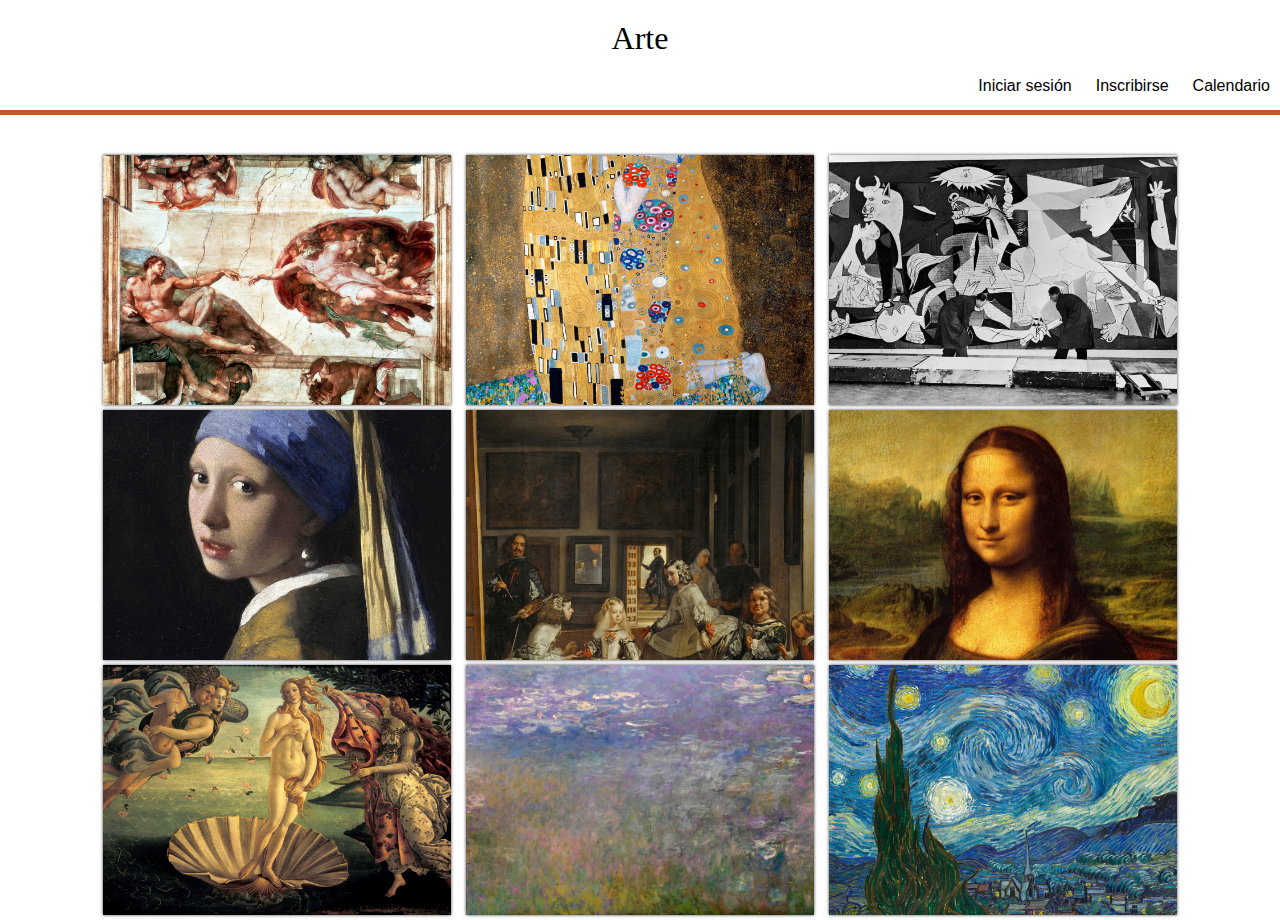
<file: index.html>
<!DOCTYPE html>
<html lang="en">

<head>
    <meta charset="UTF-8">
    <meta name="viewport" content="width=device-width, initial-scale=1.0">
    <meta http-equiv="X-UA-Compatible" content="ie=edge">
    <title>Galeria de imagenes</title>
    <link rel="stylesheet" href="css/estilos.css">
</head>

<body>
    <header>
        <h1>Arte</h1>
        <nav>
            <li><a href="login.html" class="login">Iniciar sesión</a></li>
            <li><a href="registro.html" class="login">Inscribirse</a></li>
            <li><a href="calendario.html" class="login">Calendario</a></li>
        </nav>
    </header>
    <div class="galeria">
        <div class="linea"></div>
        <div class="contenedor-imagenes">
            <div class="imagen">
                <img src="img/creacion adan.jpg" alt="">
                <div class="overlay">
                    <a href="creacion.html"><h2>La Creación de Adan</h2></a>
                </div>
            </div>
            <div class="imagen">
                <img src="img/el beso.jpg" alt="">
                <div class="overlay">
                    <a href="beso.html"><h2>El Beso</h2></a>
                </div>
            </div>
            <div class="imagen">
                <img src="img/guernica.jpg" alt="">
                <div class="overlay">
                    <a href="caño.html"><h2>Guernica</h2></a>
                </div>
            </div>
            <div class="imagen">
                <img src="img/joven perla.jpg" alt="">
                <div class="overlay">
                    <a href="joven.html"><h2>La Joven Perla</h2></a>
                </div>
            </div>
            <div class="imagen">
                <img src="img/las meninas.jpg" alt="">
                <div class="overlay">
                    <a href="minina.html"><h2>Las Meninas o la Familia  de Felive IV</h2></a>
                </div>
            </div>
            <div class="imagen">
                <img src="img/monalisa.jpg" alt="">
                <div class="overlay">
                    <a href="monalisa.html"><h2>La mona Lisa</h2></a>
                </div>
            </div>
            <div class="imagen">
                <img src="img/nacimiento venus.jpg" alt="">
                <div class="overlay">
                    <a href="venus.html"><h2>El Nacimineto de Venus</h2></a>
                </div>
            </div>
            <div class="imagen">
                <img src="img/nenufares.jpg" alt="">
                <div class="overlay">
                    <a href="nenufares.html"><h2>Nenúfares</h2></a>
                </div>
            </div>
            <div class="imagen">
                <img src="img/noche estrellada.jpg" alt="">
                <div class="overlay">
                    <a href="nocheestrellada.html"><h2>La noche estrellada</h2></a>
                </div>
            </div>
        </div>
    </div>
</body>

</html>
</file>
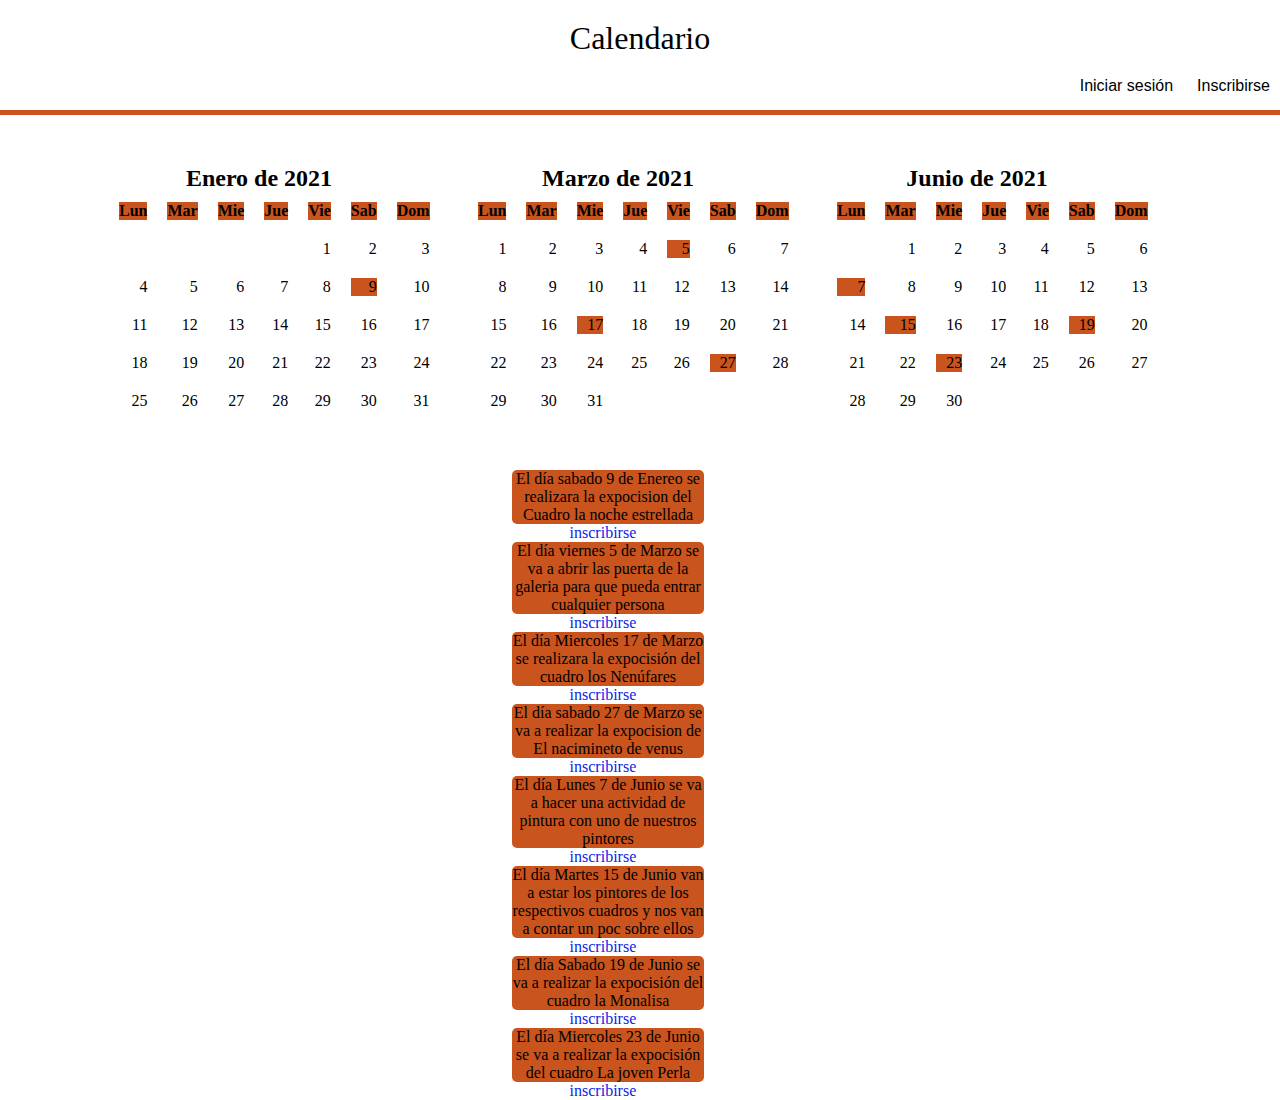
<file: calendario.html>
<!DOCTYPE html>
<html lang="en">

<head>
    <meta charset="UTF-8">
    <meta http-equiv="X-UA-Compatible" content="IE=edge">
    <meta name="viewport" content="width=device-width, initial-scale=1.0">
    <title>Calendario</title>
    <link rel="stylesheet" href="css/santuario.css">
    <link rel="stylesheet" href="css/calendario.css">
</head>

<body>
    <header>
        <h1>Calendario</h1>
        <nav>
            <li><a href="login.html" class="login">Iniciar sesión</a></li>
            <li><a href="registro.html" class="login">Inscribirse</a></li>
        </nav>
    </header>
    <div class="linea"></div>
    <div class="lado">
        <div class="calendario">
            <h2>Enero de 2021</h2>
            <ol>
                <li class="semana">Lun</li>
                <li class="semana">Mar</li>
                <li class="semana">Mie</li>
                <li class="semana">Jue</li>
                <li class="semana">Vie</li>
                <li class="semana">Sab</li>
                <li class="semana">Dom</li>
                <li class="empieza">1</li>
                <li>2</li>
                <li>3</li>
                <li>4</li>
                <li>5</li>
                <li>6</li>
                <li>7</li>
                <li>8</li>
                <li class="exp">9</li>
                <li>10</li>
                <li>11</li>
                <li>12</li>
                <li>13</li>
                <li>14</li>
                <li>15</li>
                <li>16</li>
                <li>17</li>
                <li>18</li>
                <li>19</li>
                <li>20</li>
                <li>21</li>
                <li>22</li>
                <li>23</li>
                <li>24</li>
                <li>25</li>
                <li>26</li>
                <li>27</li>
                <li>28</li>
                <li>29</li>
                <li>30</li>
                <li>31</li>
            </ol>
        </div>
        <div class="calendario">
            <h2>Marzo de 2021</h2>
            <ol>
                <li class="semana">Lun</li>
                <li class="semana">Mar</li>
                <li class="semana">Mie</li>
                <li class="semana">Jue</li>
                <li class="semana">Vie</li>
                <li class="semana">Sab</li>
                <li class="semana">Dom</li>
                <li>1</li>
                <li>2</li>
                <li>3</li>
                <li>4</li>
                <li class="exp">5</li>
                <li>6</li>
                <li>7</li>
                <li>8</li>
                <li>9</li>
                <li>10</li>
                <li>11</li>
                <li>12</li>
                <li>13</li>
                <li>14</li>
                <li>15</li>
                <li>16</li>
                <li class="exp">17</li>
                <li>18</li>
                <li>19</li>
                <li>20</li>
                <li>21</li>
                <li>22</li>
                <li>23</li>
                <li>24</li>
                <li>25</li>
                <li>26</li>
                <li class="exp">27</li>
                <li>28</li>
                <li>29</li>
                <li>30</li>
                <li>31</li>
            </ol>
        </div>
        <div class="calendario">
            <h2>Junio de 2021</h2>
            <ol>
                <li class="semana">Lun</li>
                <li class="semana">Mar</li>
                <li class="semana">Mie</li>
                <li class="semana">Jue</li>
                <li class="semana">Vie</li>
                <li class="semana">Sab</li>
                <li class="semana">Dom</li>
                <li class="emp">1</li>
                <li>2</li>
                <li>3</li>
                <li>4</li>
                <li>5</li>
                <li>6</li>
                <li class="exp">7</li>
                <li>8</li>
                <li>9</li>
                <li>10</li>
                <li>11</li>
                <li class="">12</li>
                <li>13</li>
                <li>14</li>
                <li class="exp">15</li>
                <li>16</li>
                <li>17</li>
                <li>18</li>
                <li class="exp">19</li>
                <li>20</li>
                <li>21</li>
                <li>22</li>
                <li class="exp">23</li>
                <li>24</li>
                <li>25</li>
                <li>26</li>
                <li>27</li>
                <li>28</li>
                <li>29</li>
                <li>30</li>
            </ol>
        </div>
    </div>
    <div class="marzo">
        <p class="parr">El día sabado 9 de Enereo se realizara la expocision del Cuadro la noche estrellada</p>
        <a href="registro.html" class="inscri">inscribirse</a>
        <p>El día viernes 5 de Marzo se va a abrir las puerta de la galeria para que pueda entrar cualquier persona</p>
        <a href="registro.html" class="inscri">inscribirse</a>
        <p>El día Miercoles 17 de Marzo se realizara la expocisión del cuadro los Nenúfares</p>
        <a href="registro.html" class="inscri">inscribirse</a>
        <p>El día sabado 27 de Marzo se va a realizar la expocision de El nacimineto de venus</p>
        <a href="registro.html" class="inscri">inscribirse</a>
        <p>El día Lunes 7 de Junio se va a hacer una actividad de pintura con uno de nuestros pintores</p>
        <a href="registro.html" class="inscri">inscribirse</a>
        <p>El día Martes 15 de Junio van a estar los pintores de los respectivos cuadros y nos van a contar un poc sobre
            ellos</p>
        <a href="registro.html" class="inscri">inscribirse</a>
        <p>El día Sabado 19 de Junio se va a realizar la expocisión del cuadro la Monalisa</p>
        <a href="registro.html" class="inscri">inscribirse</a>
        <p>El día Miercoles 23 de Junio se va a realizar la expocisión del cuadro La joven Perla</p>
        <a href="registro.html" class="inscri">inscribirse</a>
    </div>
</body>

</html>
</file>
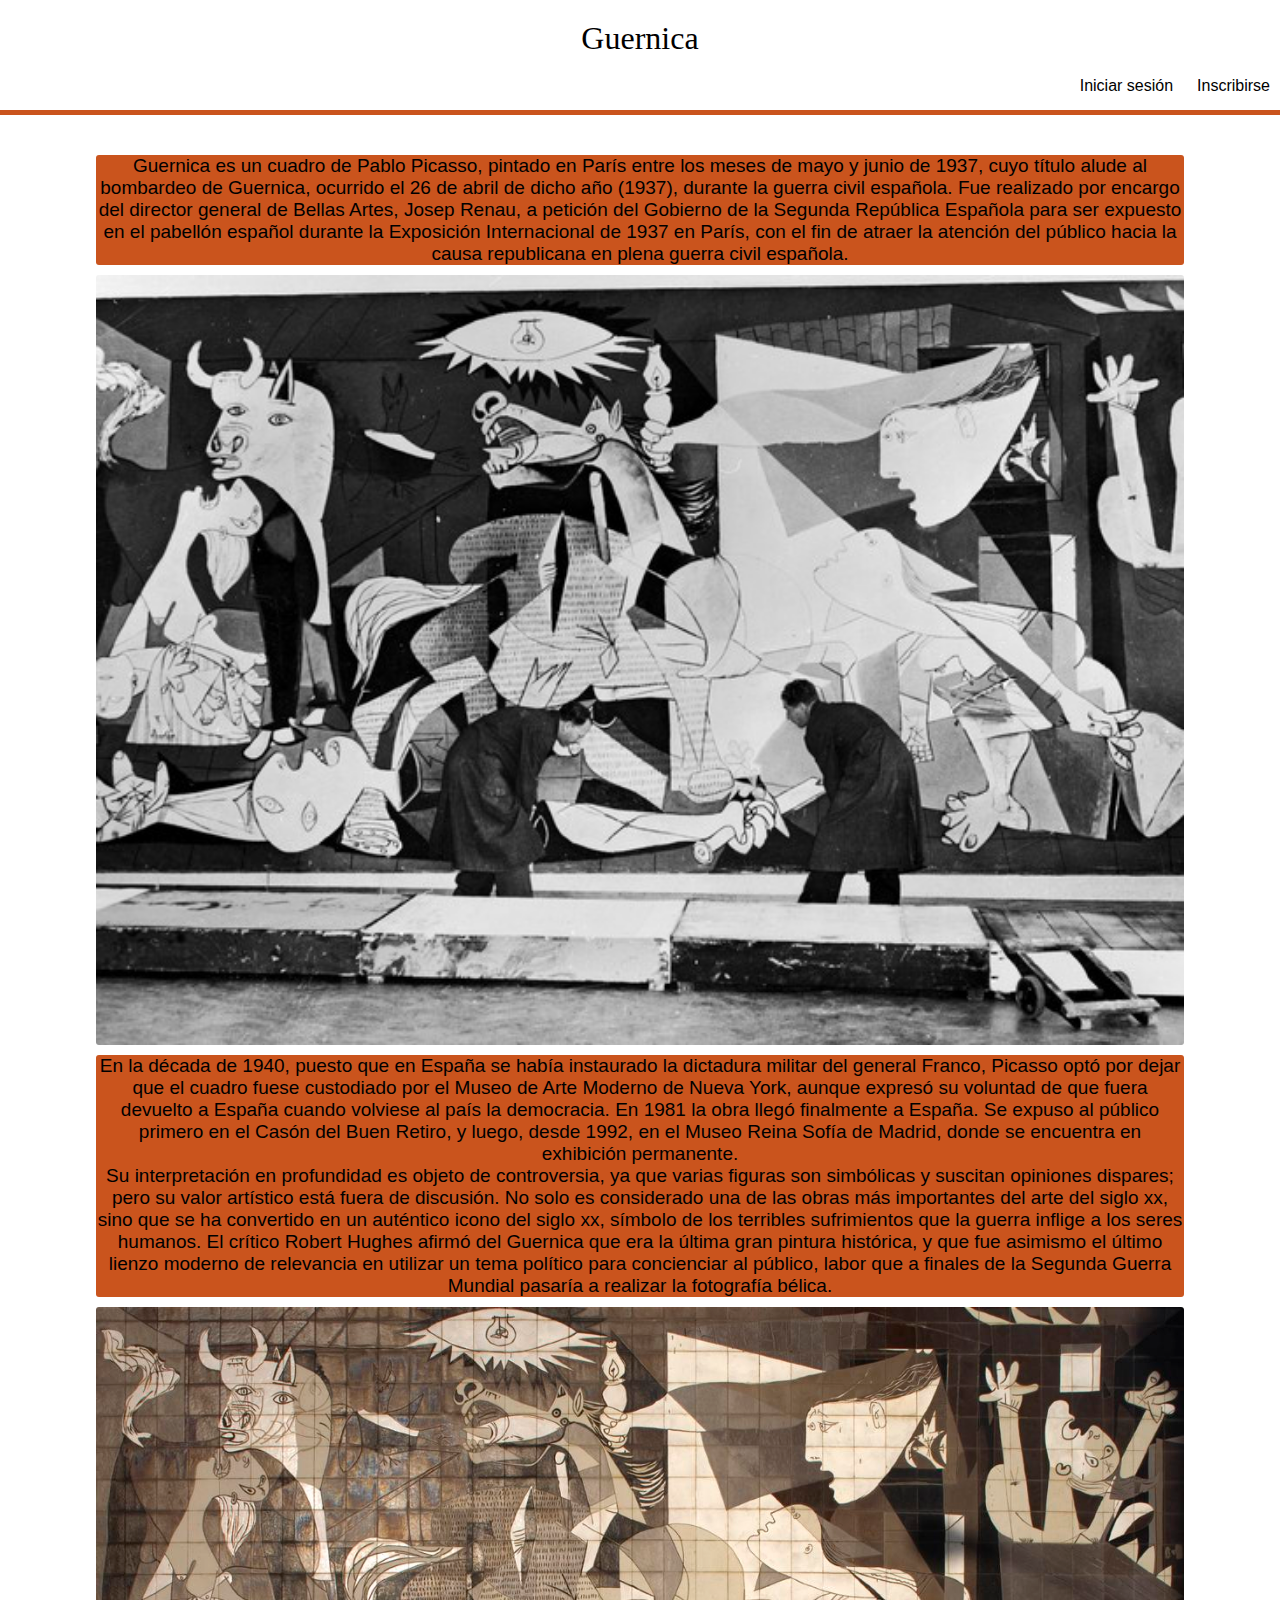
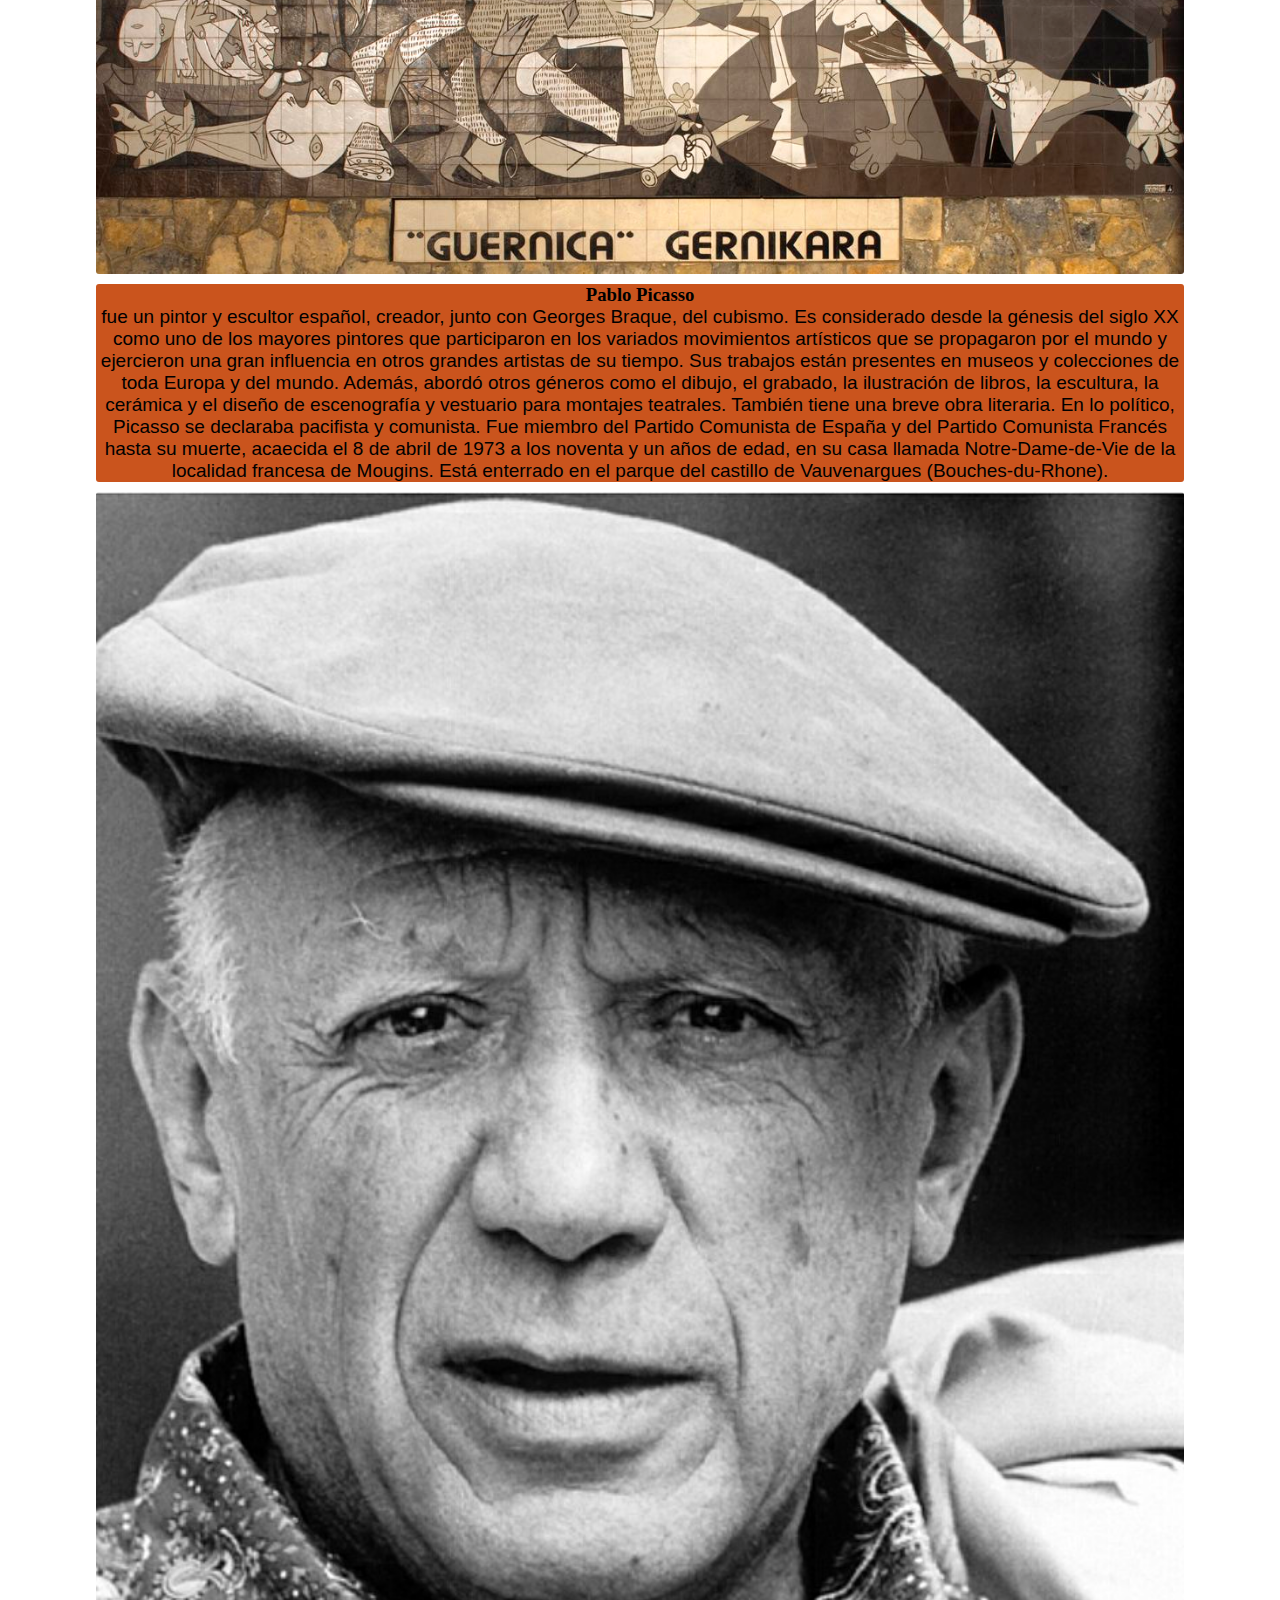
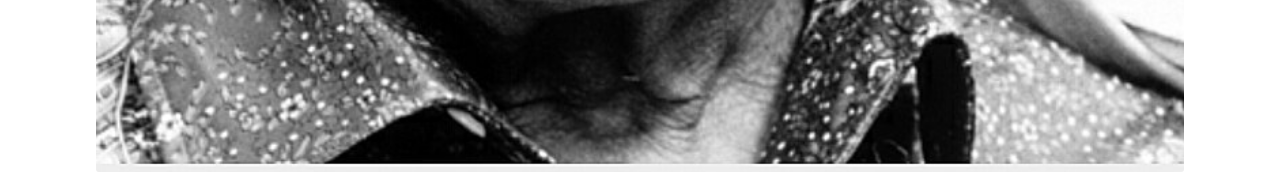
<file: caño.html>
<!DOCTYPE html>
<html lang="en">

<head>
    <meta charset="UTF-8">
    <meta http-equiv="X-UA-Compatible" content="IE=edge">
    <meta name="viewport" content="width=device-width, initial-scale=1.0">
    <title>Guernica</title>
    <link rel="stylesheet" href="css/santuario.css">
</head>

<body>
    <header>
        <h1>Guernica</h1>
        <nav>
            <li><a href="login.html" class="login">Iniciar sesión</a></li>
            <li><a href="registro.html" class="login">Inscribirse</a></li>
        </nav>
    </header>
    <div>
        <div class="linea"></div>
        <div class="parrafo">
            <p class="parrafos">
                Guernica es un cuadro de Pablo Picasso, pintado en París​ entre los meses de mayo y junio de 1937,
                cuyo título alude al bombardeo de Guernica, ocurrido el 26 de abril de dicho año (1937), durante la
                guerra civil española. Fue realizado por encargo del director general de Bellas Artes, Josep Renau, a
                petición del Gobierno de la Segunda República Española para ser expuesto en el pabellón español durante
                la Exposición Internacional de 1937 en París, con el fin de atraer la atención del público hacia la
                causa republicana en plena guerra civil española.
            </p>
        </div>
        <img src="img/guernica.jpg" alt="">
        <div class="parrafo">
            <p class="parrafos">
                En la década de 1940, puesto que en España se había instaurado la dictadura militar del general Franco,
                Picasso optó por dejar que el cuadro fuese custodiado por el Museo de Arte Moderno de Nueva York, aunque
                expresó su voluntad de que fuera devuelto a España cuando volviese al país la democracia. En 1981 la
                obra llegó finalmente a España. Se expuso al público primero en el Casón del Buen Retiro, y luego, desde
                1992, en el Museo Reina Sofía de Madrid, donde se encuentra en exhibición permanente.
            </p>
            <p class="parrafos">
                Su interpretación en profundidad es objeto de controversia, ya que varias figuras son simbólicas y
                suscitan opiniones dispares; pero su valor artístico está fuera de discusión. No solo es considerado una
                de las obras más importantes del arte del siglo xx, sino que se ha convertido en un auténtico icono del
                siglo xx, símbolo de los terribles sufrimientos que la guerra inflige a los seres humanos. El crítico
                Robert Hughes afirmó del Guernica que era la última gran pintura histórica, y que fue asimismo el
                último lienzo moderno de relevancia en utilizar un tema político para concienciar al público, labor que
                a finales de la Segunda Guerra Mundial pasaría a realizar la fotografía bélica.
            </p>
        </div>
        <img src="img/guernica(1).jpg" alt="">
        <div class="parrafo">
            <h3>Pablo Picasso</h3>
            <p class="parrafos">
                fue un pintor y escultor español, creador, junto con Georges Braque, del cubismo.

                Es considerado desde la génesis del siglo XX como uno de los mayores pintores que participaron en los
                variados movimientos artísticos que se propagaron por el mundo y ejercieron una gran influencia en otros
                grandes artistas de su tiempo. Sus trabajos están presentes en museos y colecciones de toda Europa y del
                mundo. Además, abordó otros géneros como el dibujo, el grabado, la ilustración de libros, la escultura,
                la cerámica y el diseño de escenografía y vestuario para montajes teatrales. También tiene una breve
                obra literaria.

                En lo político, Picasso se declaraba pacifista y comunista. Fue miembro del Partido Comunista de España
                y del Partido Comunista Francés hasta su muerte,​ acaecida el 8 de abril de 1973 a los noventa y un
                años de edad, en su casa llamada Notre-Dame-de-Vie de la localidad francesa de Mougins. Está
                enterrado en el parque del castillo de Vauvenargues (Bouches-du-Rhone).
            </p>
        </div>
        <img src="img/guernica(2).jpg" alt="">

    </div>
</body>

</html>
</file>
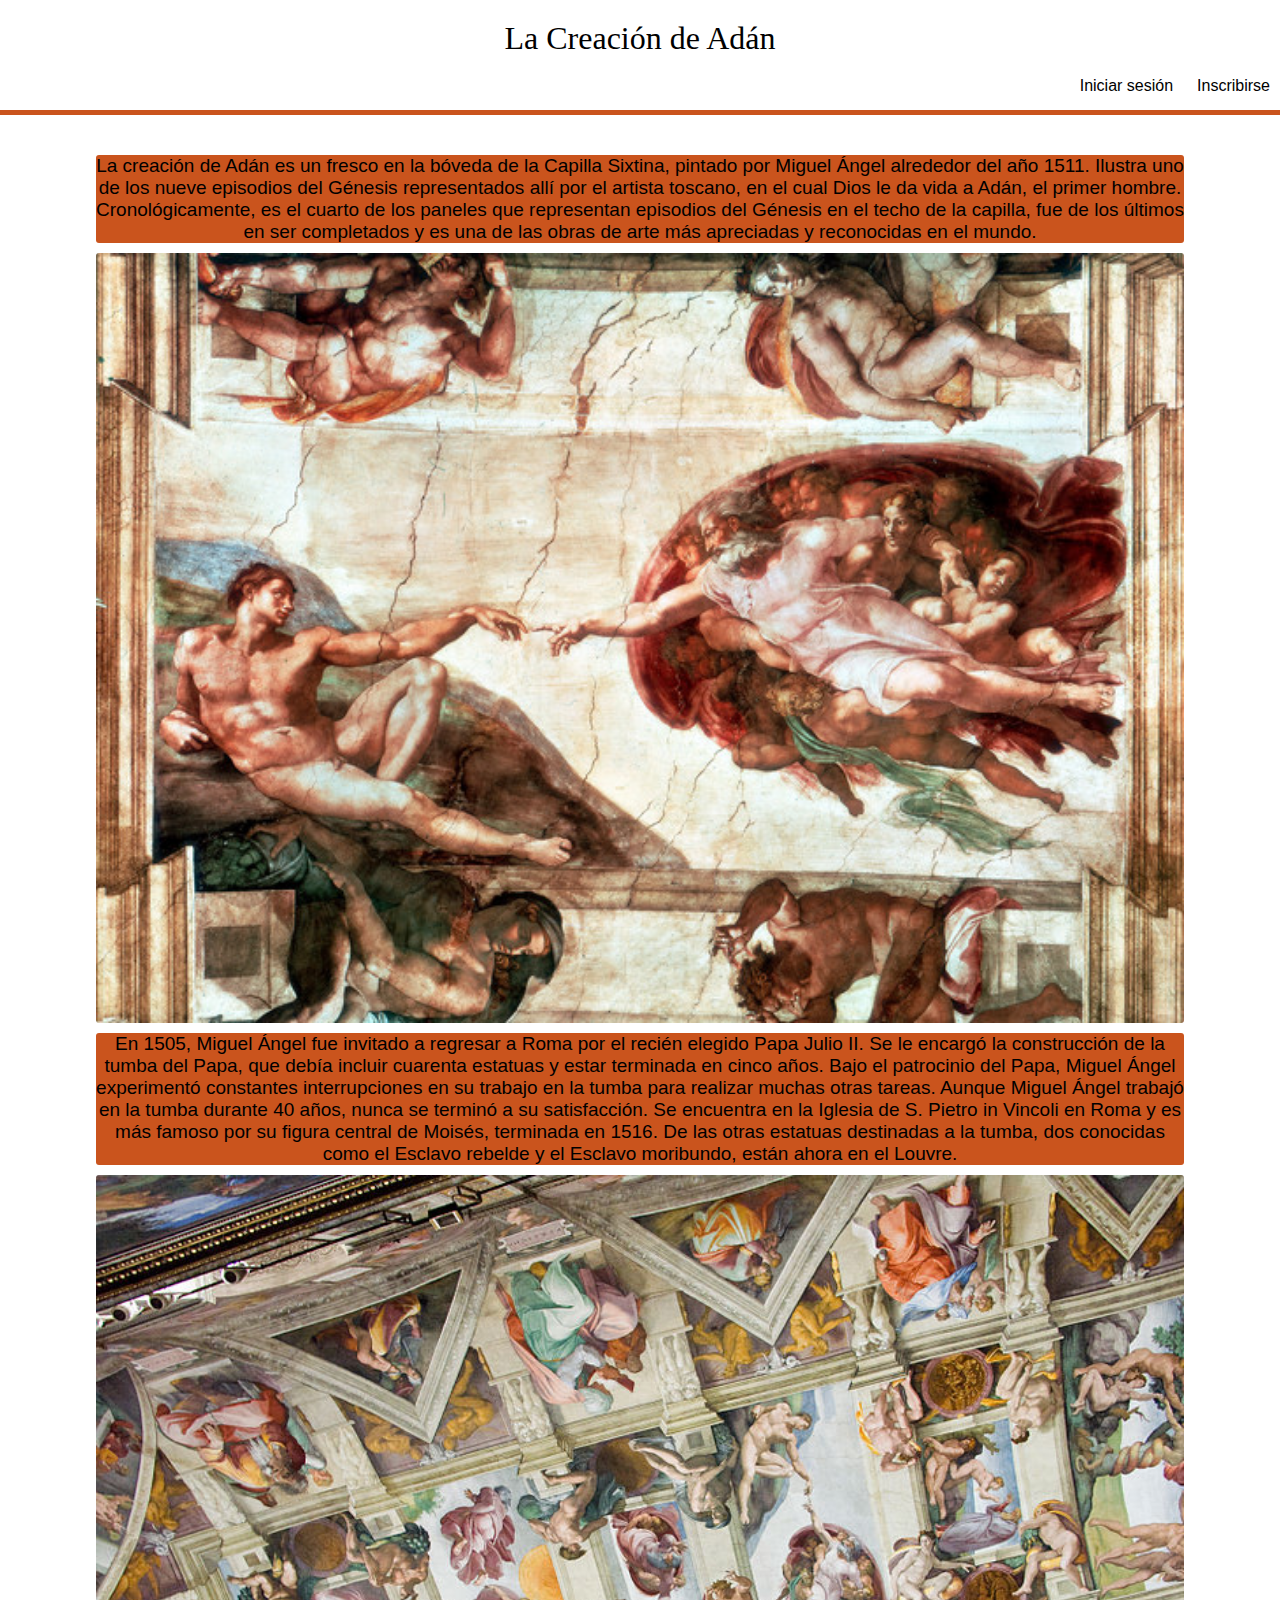
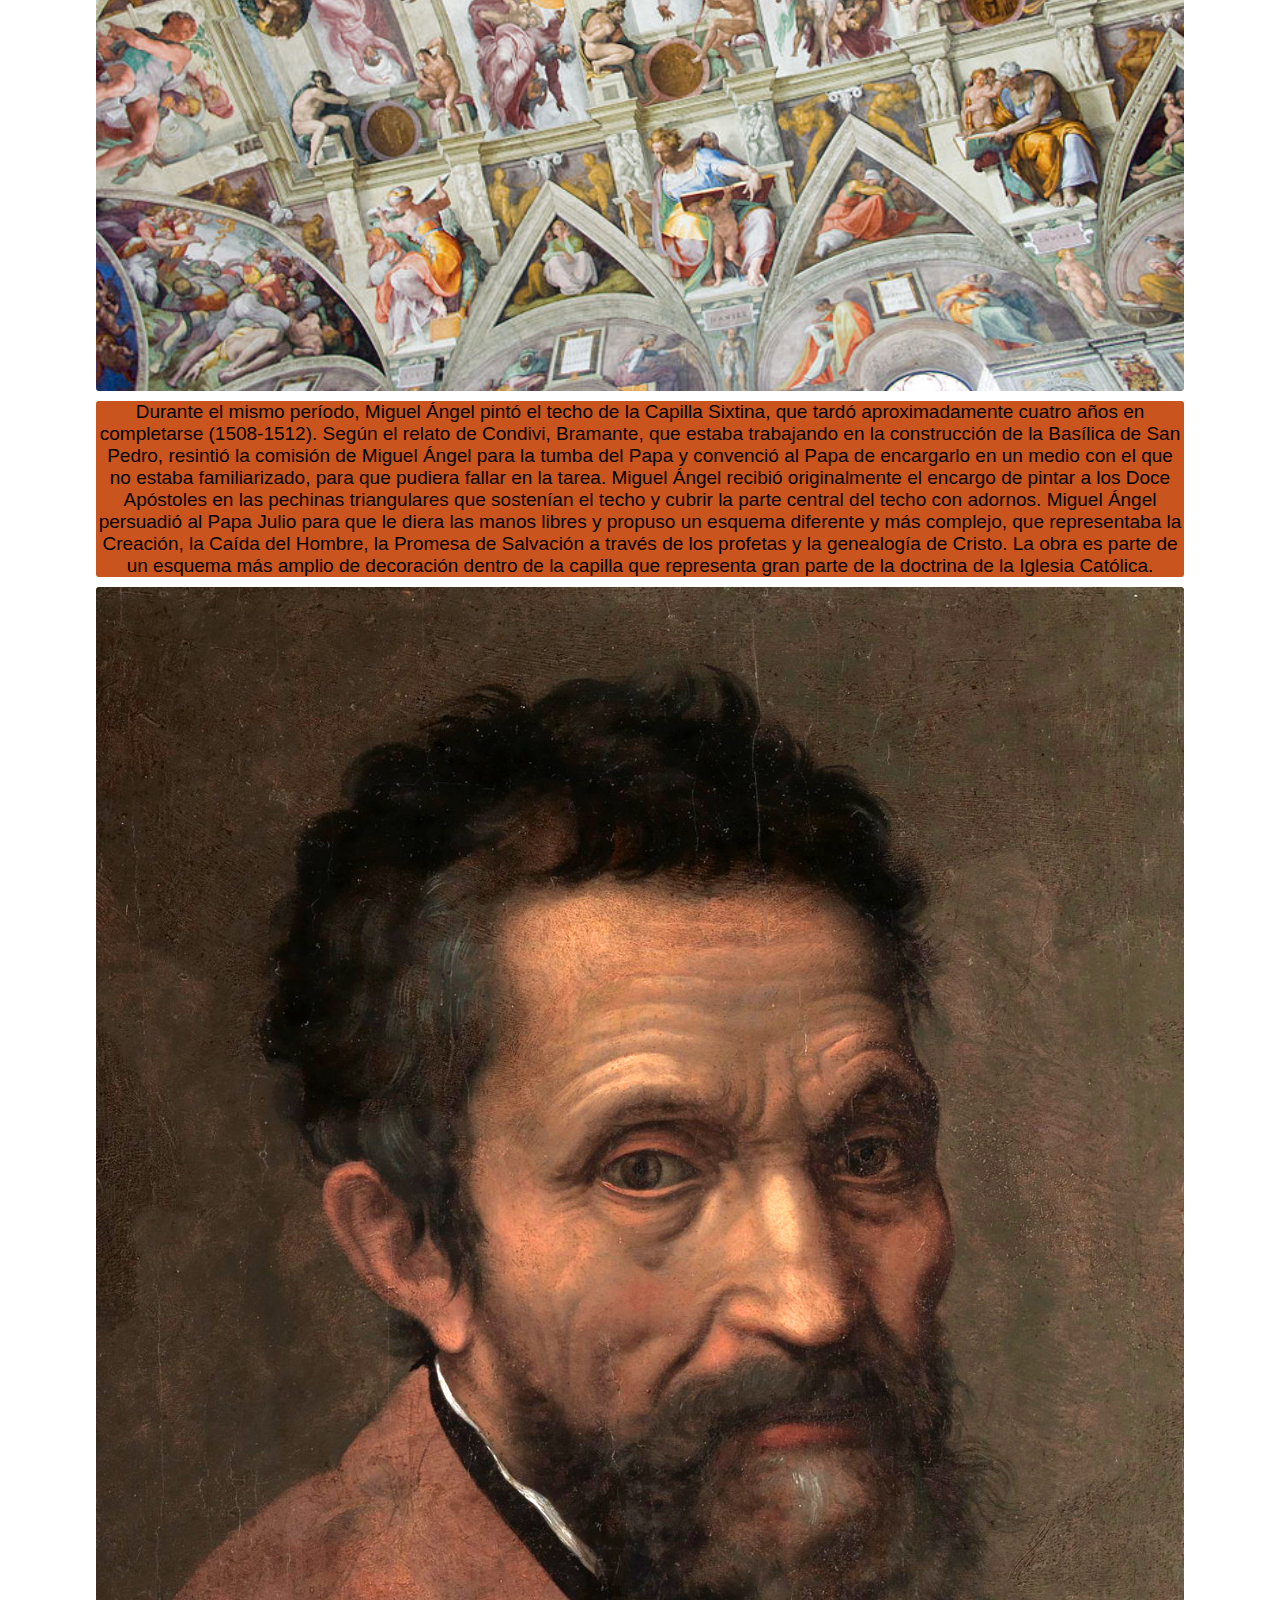
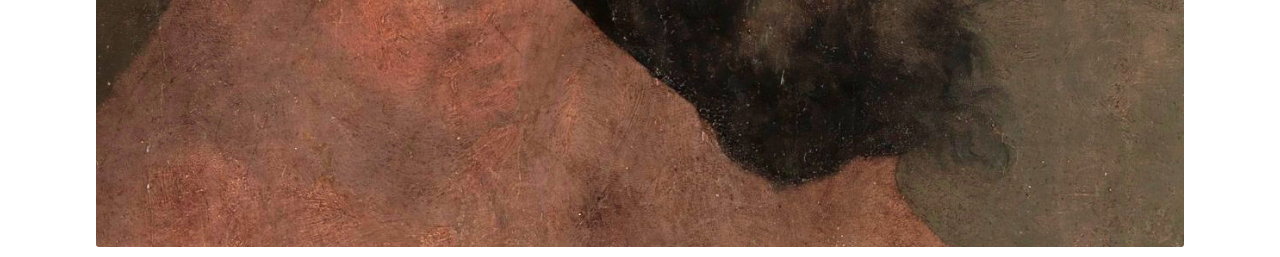
<file: creacion.html>
<!DOCTYPE html>
<html lang="en">

<head>
    <meta charset="UTF-8">
    <meta http-equiv="X-UA-Compatible" content="IE=edge">
    <meta name="viewport" content="width=device-width, initial-scale=1.0">
    <title>creación</title>
    <link rel="stylesheet" href="css/santuario.css">
</head>

<body>
    <header>
        <h1>La Creación de Adán</h1>
        <nav>
            <li><a href="login.html" class="login">Iniciar sesión</a></li>
            <li><a href="registro.html" class="login">Inscribirse</a></li>
        </nav>
    </header>
    <div>
        <div class="linea"></div>
        <div class="parrafo">
            <p class="parrafos">
                La creación de Adán es un fresco en la bóveda de la Capilla Sixtina, pintado por Miguel Ángel alrededor
                del año 1511. Ilustra uno de los nueve episodios del Génesis representados allí por el artista
                toscano,​ en el cual Dios le da vida a Adán, el primer hombre. Cronológicamente, es el cuarto de los
                paneles que representan episodios del Génesis en el techo de la capilla, fue de los últimos en ser
                completados y es una de las obras de arte más apreciadas y reconocidas en el mundo.
            </p>
        </div>
        <img src="img/creacion adan.jpg" alt="">
        <div class="parrafo">
            <p class="parrafos">
                En 1505, Miguel Ángel fue invitado a regresar a Roma por el recién elegido Papa Julio II. Se le encargó
                la construcción de la tumba del Papa, que debía incluir cuarenta estatuas y estar terminada en cinco
                años.

                Bajo el patrocinio del Papa, Miguel Ángel experimentó constantes interrupciones en su trabajo en la
                tumba para realizar muchas otras tareas. Aunque Miguel Ángel trabajó en la tumba durante 40 años, nunca
                se terminó a su satisfacción. Se encuentra en la Iglesia de S. Pietro in Vincoli en Roma y es más
                famoso por su figura central de Moisés, terminada en 1516. De las otras estatuas destinadas a la
                tumba, dos conocidas como el Esclavo rebelde y el Esclavo moribundo, están ahora en el Louvre.
            </p>
        </div>
        <img src="img/creacion adan(1).jpg" alt="">
        <div class="parrafo">
            <p class="parrafos">
                Durante el mismo período, Miguel Ángel pintó el techo de la Capilla Sixtina, que tardó aproximadamente
                cuatro años en completarse (1508-1512). Según el relato de Condivi, Bramante, que estaba trabajando en
                la construcción de la Basílica de San Pedro, resintió la comisión de Miguel Ángel para la tumba del Papa
                y convenció al Papa de encargarlo en un medio con el que no estaba familiarizado, para que pudiera
                fallar en la tarea.

                Miguel Ángel recibió originalmente el encargo de pintar a los Doce Apóstoles en las pechinas
                triangulares que sostenían el techo y cubrir la parte central del techo con adornos. Miguel Ángel
                persuadió al Papa Julio para que le diera las manos libres y propuso un esquema diferente y más
                complejo, que representaba la Creación, la Caída del Hombre, la Promesa de Salvación a través de los
                profetas y la genealogía de Cristo. La obra es parte de un esquema más amplio de decoración dentro de la
                capilla que representa gran parte de la doctrina de la Iglesia Católica.
            </p>
        </div>
        <img src="img/creacion adan(2).jpg" alt="">

    </div>
</body>

</html>
</file>
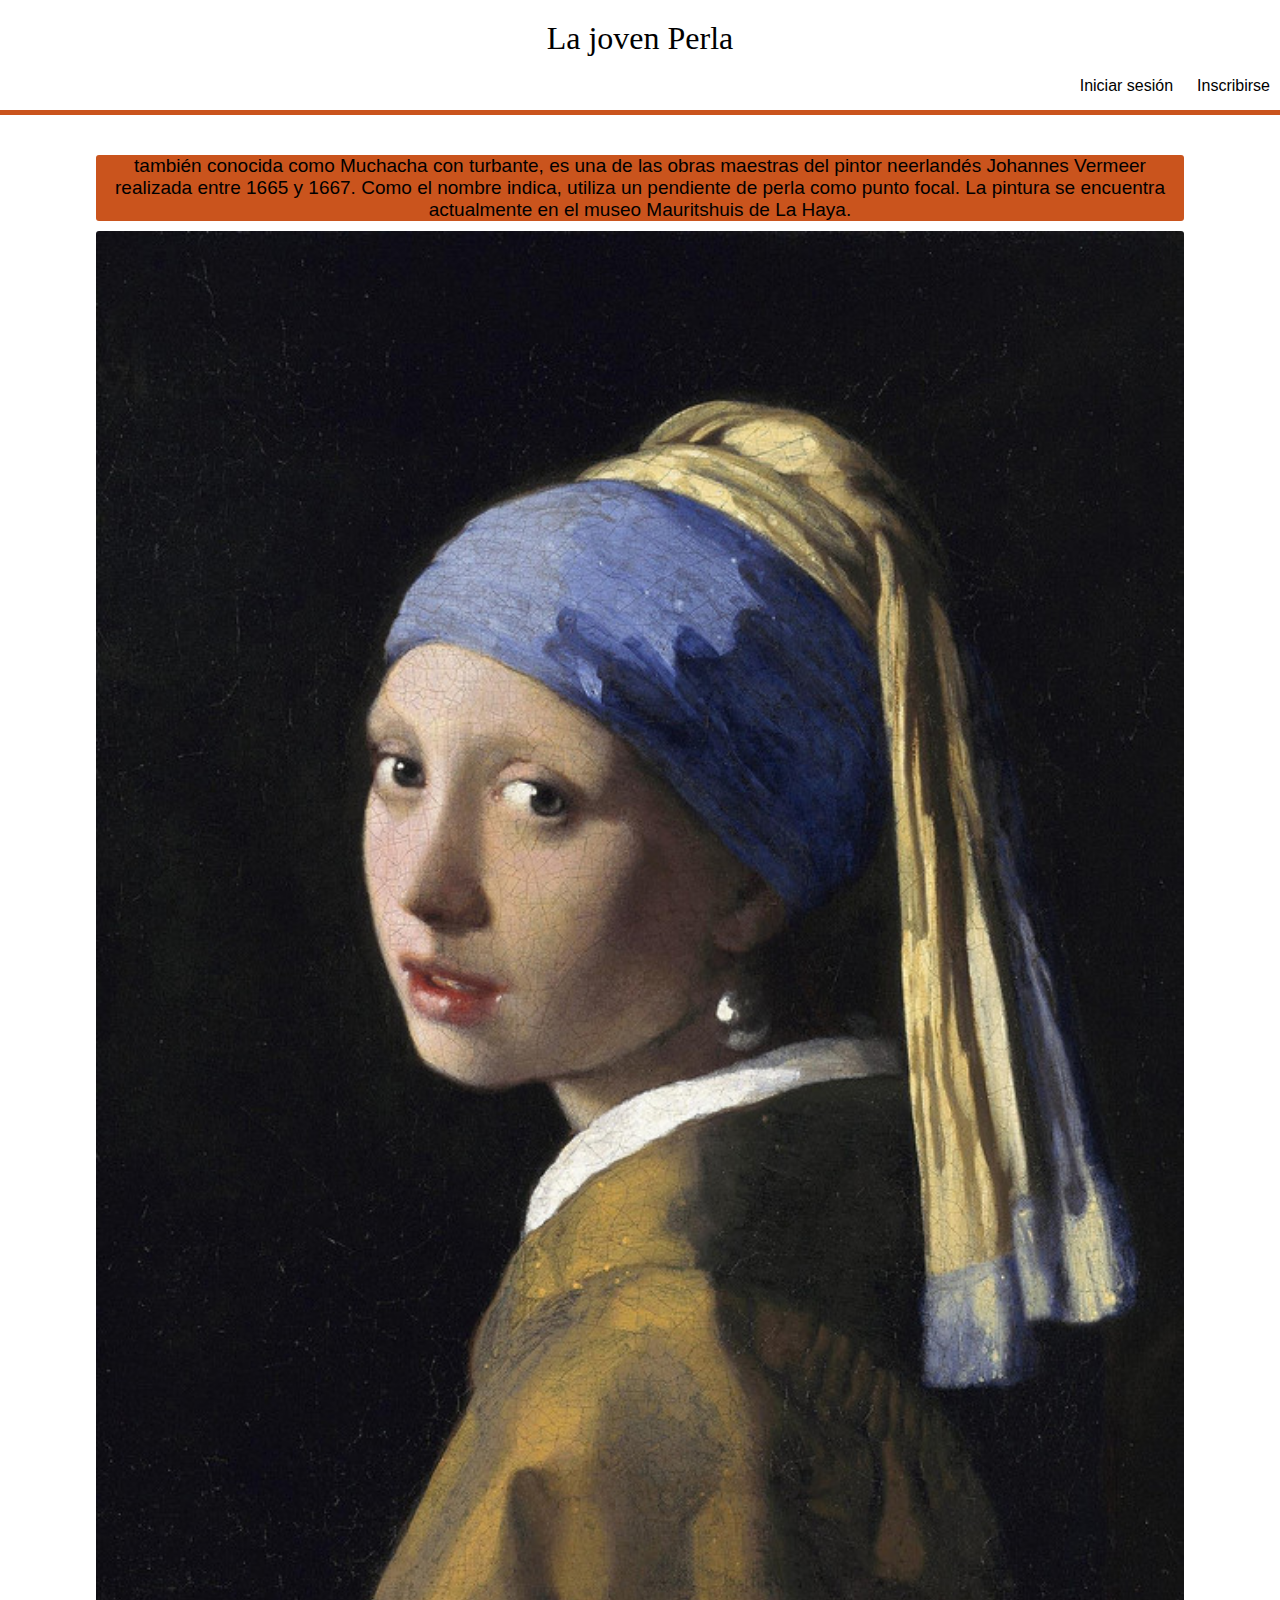
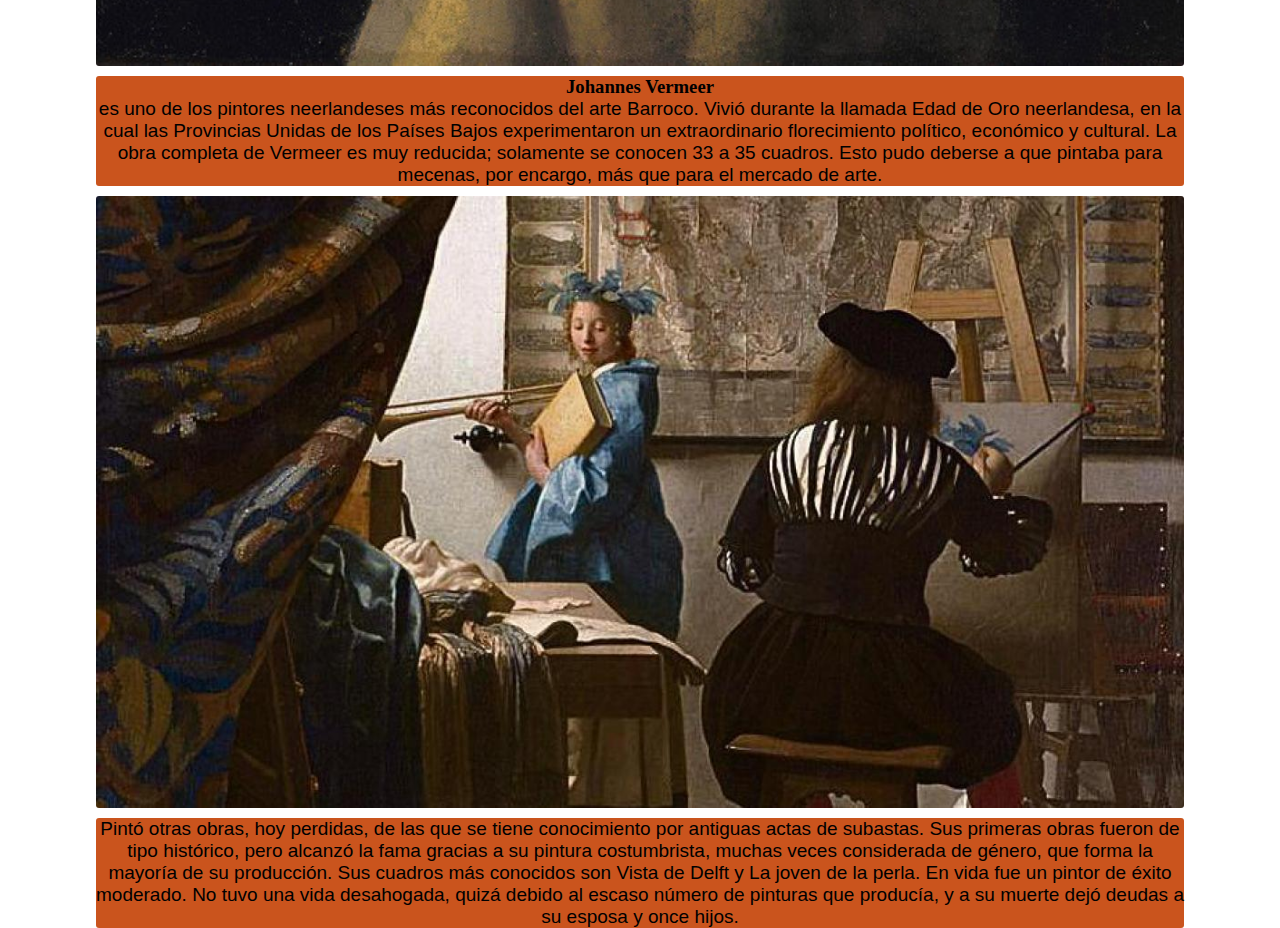
<file: joven.html>
<!DOCTYPE html>
<html lang="en">

<head>
    <meta charset="UTF-8">
    <meta http-equiv="X-UA-Compatible" content="IE=edge">
    <meta name="viewport" content="width=device-width, initial-scale=1.0">
    <title>La joven Perla</title>
    <link rel="stylesheet" href="css/santuario.css">
</head>

<body>
    <header>
        <h1>La joven Perla</h1>
        <nav>
            <li><a href="login.html" class="login">Iniciar sesión</a></li>
            <li><a href="registro.html" class="login">Inscribirse</a></li>
        </nav>
    </header>
    <div>
        <div class="linea"></div>
        <div class="parrafo">
            <p class="parrafos">
                también conocida como Muchacha con turbante, es una de las obras maestras del pintor neerlandés Johannes
                Vermeer realizada entre 1665 y 1667. Como el nombre indica, utiliza un pendiente de perla como punto
                focal. La pintura se encuentra actualmente en el museo Mauritshuis de La Haya.
            </p>
        </div>
        <img src="img/joven perla.jpg" alt="">
        <div class="parrafo">
            <h3>Johannes Vermeer</h3>
            <p class="parrafos">
                es uno de los pintores neerlandeses más reconocidos del arte Barroco. Vivió durante la llamada Edad de
                Oro neerlandesa, en la cual las Provincias Unidas de los Países Bajos experimentaron un extraordinario
                florecimiento político, económico y cultural.

                La obra completa de Vermeer es muy reducida; solamente se conocen 33 a 35 cuadros. Esto pudo deberse a
                que pintaba para mecenas, por encargo, más que para el mercado de arte.
            </p>
        </div>
        <img src="img/joven perla(1).jpeg" alt="">
        <div class="parrafo">
            <p class="parrafos">
                Pintó otras obras, hoy perdidas, de las que se tiene conocimiento por antiguas actas de subastas. Sus
                primeras obras fueron de tipo histórico, pero alcanzó la fama gracias a su pintura costumbrista, muchas
                veces considerada de género, que forma la mayoría de su producción. Sus cuadros más conocidos son Vista
                de Delft y La joven de la perla. En vida fue un pintor de éxito moderado. No tuvo una vida desahogada,
                quizá debido al escaso número de pinturas que producía, y a su muerte dejó deudas a su esposa y once
                hijos.
            </p>
        </div>

    </div>
</body>

</html>
</file>
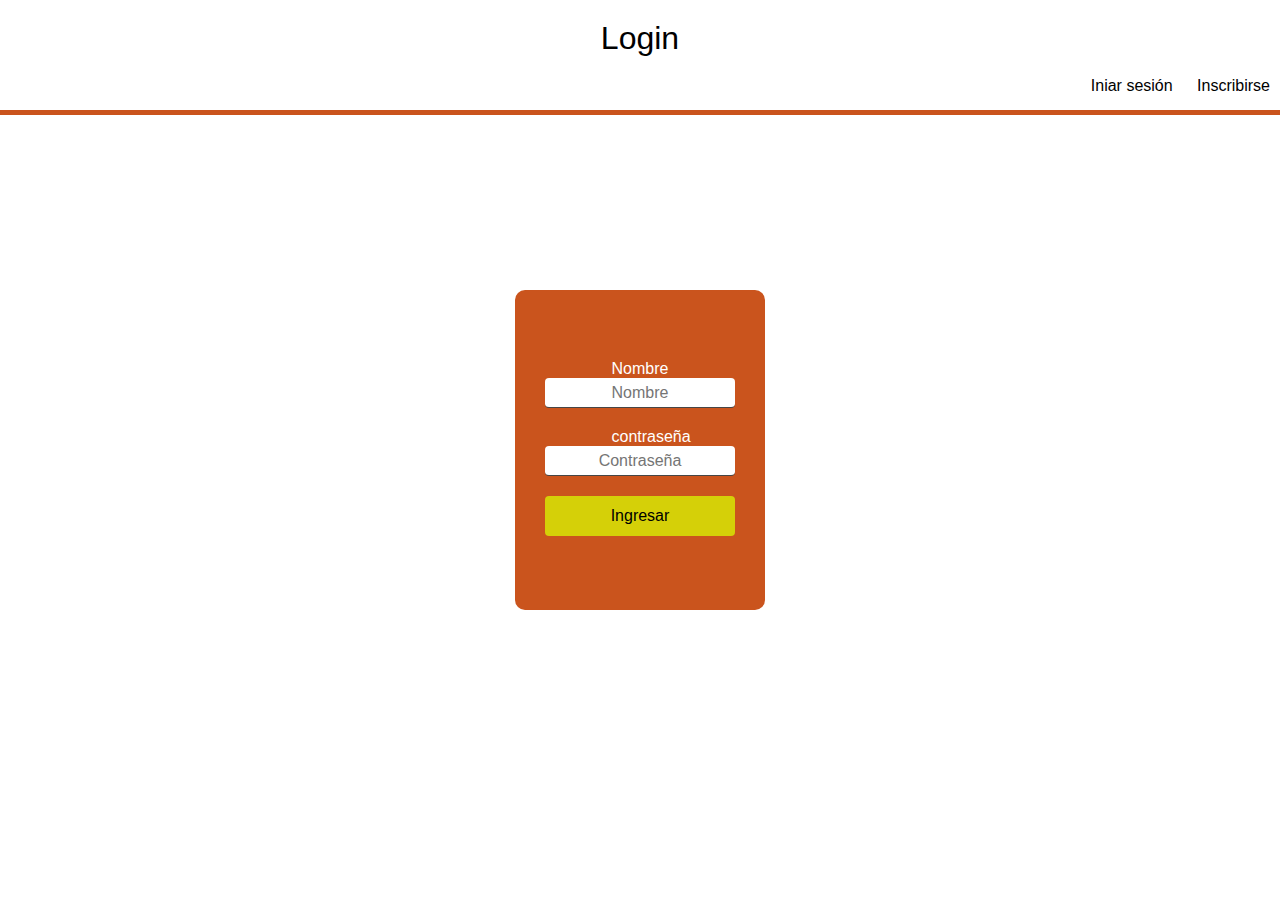
<file: login.html>
<!DOCTYPE html>
<html lang="en">

<head>
    <meta charset="UTF-8">
    <meta http-equiv="X-UA-Compatible" content="IE=edge">
    <meta name="viewport" content="width=device-width, initial-scale=1.0">
    <title>Login</title>
    <link rel="stylesheet" href="css/santuario.css">
    <link rel="stylesheet" href="css/login.css">
</head>

<body>
    <header>
        <h1>Login</h1>
        <nav>
            <li><a href="" class="login">Iniar sesión</a></li>
            <li><a href="registro.html" class="login">Inscribirse</a></li>
        </nav>
    </header>
    <div class="linea"></div>
    <div class="logins">
        <form action="">
            <label for="">Nombre</label>
            <input type="text" placeholder="Nombre">
            <label for="">contraseña</label>
            <input type="password" placeholder="Contraseña">
            <input type="submit" value="Ingresar">
        </form>
    </div>
</body>

</html>
</file>
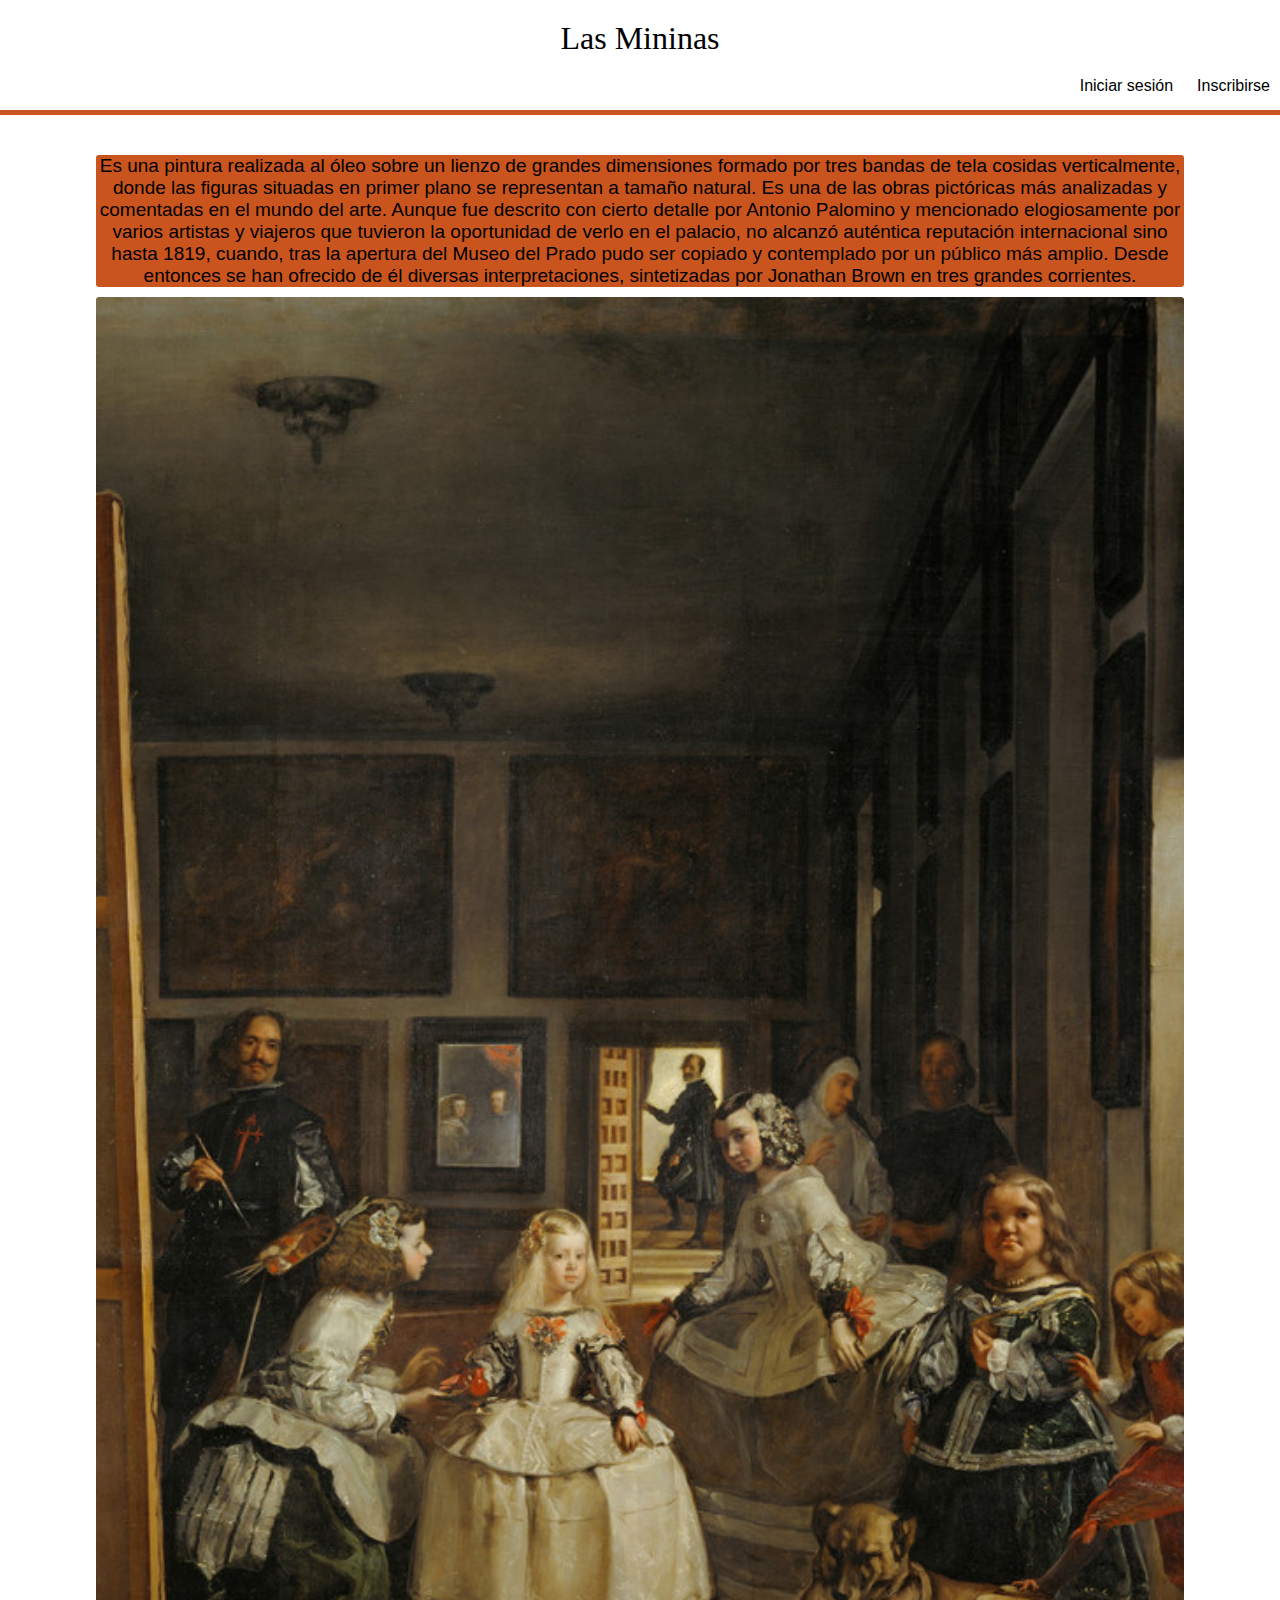
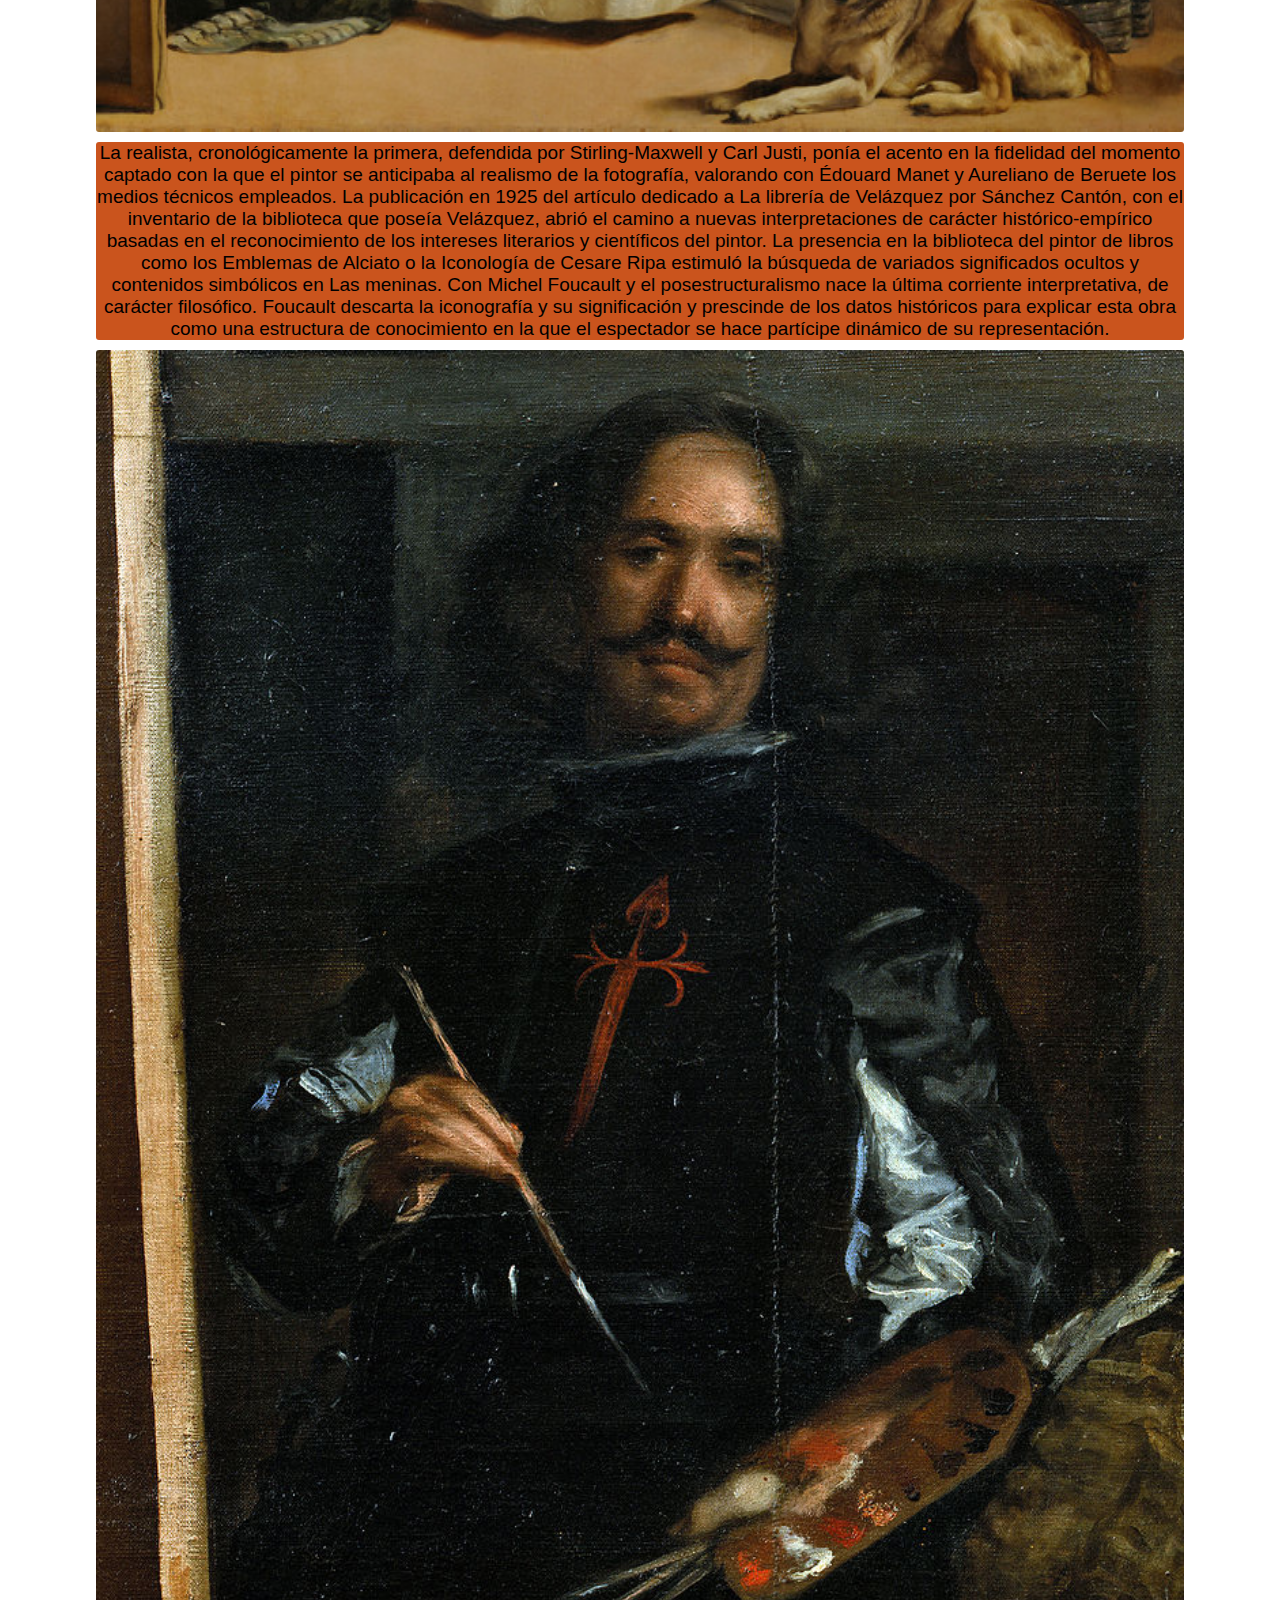
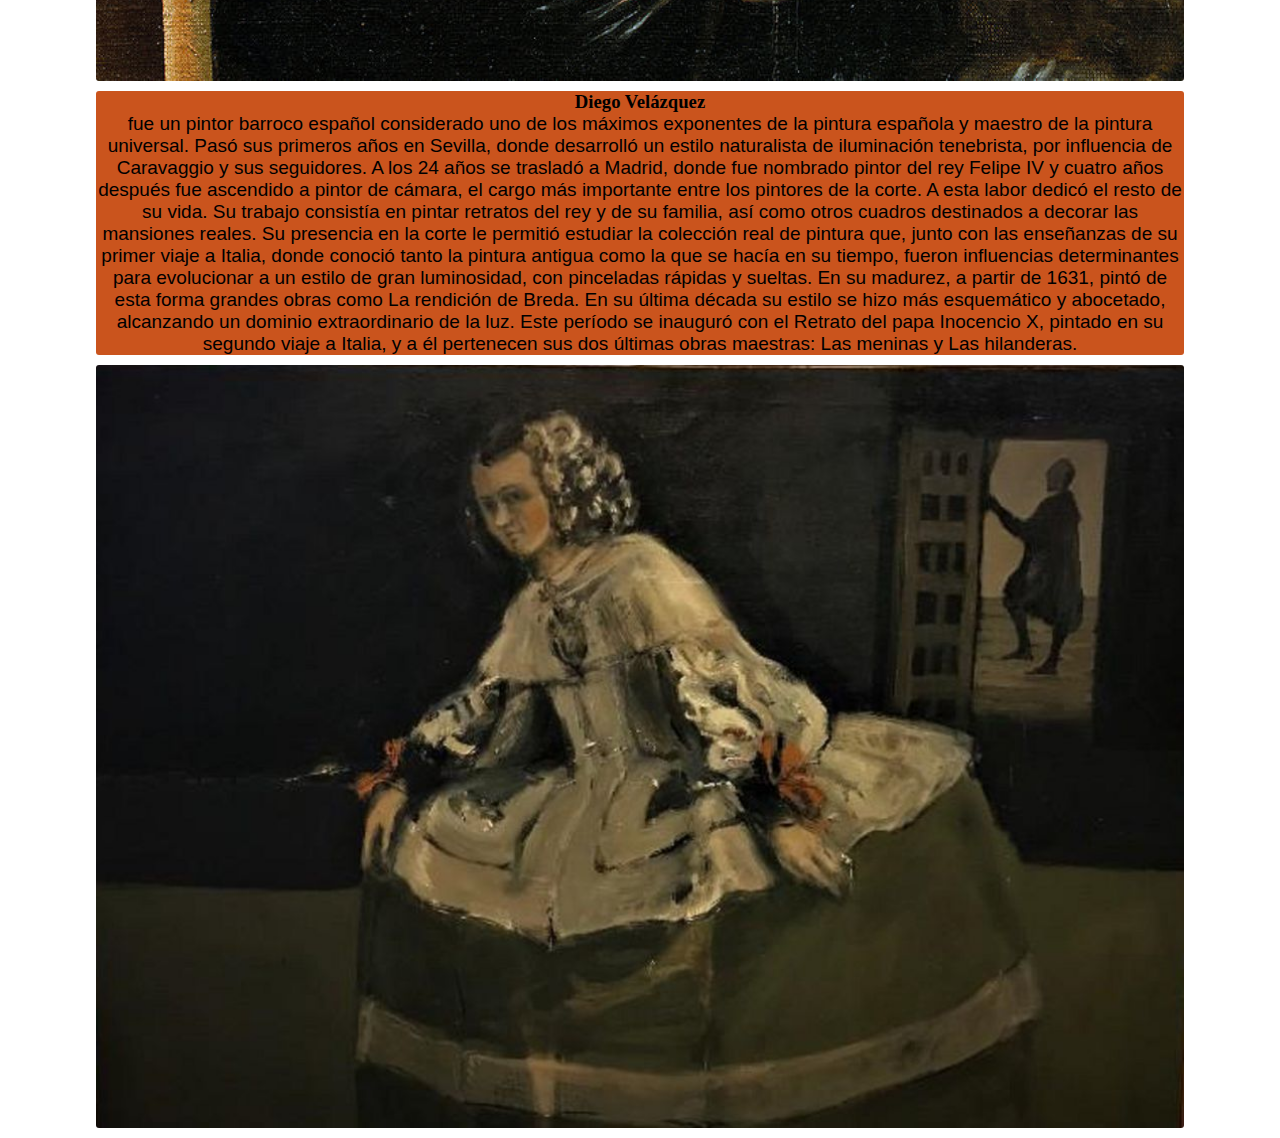
<file: minina.html>
<!DOCTYPE html>
<html lang="en">

<head>
    <meta charset="UTF-8">
    <meta http-equiv="X-UA-Compatible" content="IE=edge">
    <meta name="viewport" content="width=device-width, initial-scale=1.0">
    <title>Las Mininas</title>
    <link rel="stylesheet" href="css/santuario.css">
</head>

<body>
    <header>
        <h1>Las Mininas</h1>
        <nav>
            <li><a href="login.html" class="login">Iniciar sesión</a></li>
            <li><a href="registro.html" class="login">Inscribirse</a></li>
        </nav>
    </header>
    <div>
        <div class="linea"></div>
        <div class="parrafo">
            <p class="parrafos">
                Es una pintura realizada al óleo sobre un lienzo de grandes dimensiones formado por tres bandas de tela
                cosidas verticalmente, donde las figuras situadas en primer plano se representan a tamaño natural. Es
                una de las obras pictóricas más analizadas y comentadas en el mundo del arte.

                Aunque fue descrito con cierto detalle por Antonio Palomino y mencionado elogiosamente por varios
                artistas y viajeros que tuvieron la oportunidad de verlo en el palacio, no alcanzó auténtica reputación
                internacional sino hasta 1819, cuando, tras la apertura del Museo del Prado pudo ser copiado y
                contemplado por un público más amplio. Desde entonces se han ofrecido de él diversas interpretaciones,
                sintetizadas por Jonathan Brown en tres grandes corrientes.
            </p>
        </div>
        <img src="img/las meninas.jpg" alt="">
        <div class="parrafo">
            <p class="parrafos">
                La realista, cronológicamente la primera, defendida por Stirling-Maxwell y Carl Justi, ponía el acento
                en la fidelidad del momento captado con la que el pintor se anticipaba al realismo de la fotografía,
                valorando con Édouard Manet y Aureliano de Beruete los medios técnicos empleados. La publicación en 1925
                del artículo dedicado a La librería de Velázquez por Sánchez Cantón, con el inventario de la biblioteca
                que poseía Velázquez, abrió el camino a nuevas interpretaciones de carácter histórico-empírico basadas
                en el reconocimiento de los intereses literarios y científicos del pintor.​ La presencia en la
                biblioteca del pintor de libros como los Emblemas de Alciato o la Iconología de Cesare Ripa estimuló la
                búsqueda de variados significados ocultos y contenidos simbólicos en Las meninas. Con Michel Foucault y
                el posestructuralismo nace la última corriente interpretativa, de carácter filosófico. Foucault descarta
                la iconografía y su significación y prescinde de los datos históricos para explicar esta obra como una
                estructura de conocimiento en la que el espectador se hace partícipe dinámico de su representación.
            </p>
        </div>
        <img src="img/las meninas(1).jpg" alt="">
        <div class="parrafo">
            <h3>Diego Velázquez</h3>
            <p class="parrafos">
                fue un pintor barroco español considerado uno de los máximos exponentes de la pintura española y maestro
                de la pintura universal. Pasó sus primeros años en Sevilla, donde desarrolló un estilo naturalista de
                iluminación tenebrista, por influencia de Caravaggio y sus seguidores. A los 24 años se trasladó a
                Madrid, donde fue nombrado pintor del rey Felipe IV y cuatro años después fue ascendido a pintor de
                cámara, el cargo más importante entre los pintores de la corte. A esta labor dedicó el resto de su vida.
                Su trabajo consistía en pintar retratos del rey y de su familia, así como otros cuadros destinados a
                decorar las mansiones reales. Su presencia en la corte le permitió estudiar la colección real de pintura
                que, junto con las enseñanzas de su primer viaje a Italia, donde conoció tanto la pintura antigua como
                la que se hacía en su tiempo, fueron influencias determinantes para evolucionar a un estilo de gran
                luminosidad, con pinceladas rápidas y sueltas. En su madurez, a partir de 1631, pintó de esta forma
                grandes obras como La rendición de Breda. En su última década su estilo se hizo más esquemático y
                abocetado, alcanzando un dominio extraordinario de la luz. Este período se inauguró con el Retrato del
                papa Inocencio X, pintado en su segundo viaje a Italia, y a él pertenecen sus dos últimas obras
                maestras: Las meninas y Las hilanderas.
            </p>
        </div>
        <img src="img/las meninas(2).jpg" alt="">

    </div>
</body>

</html>
</file>
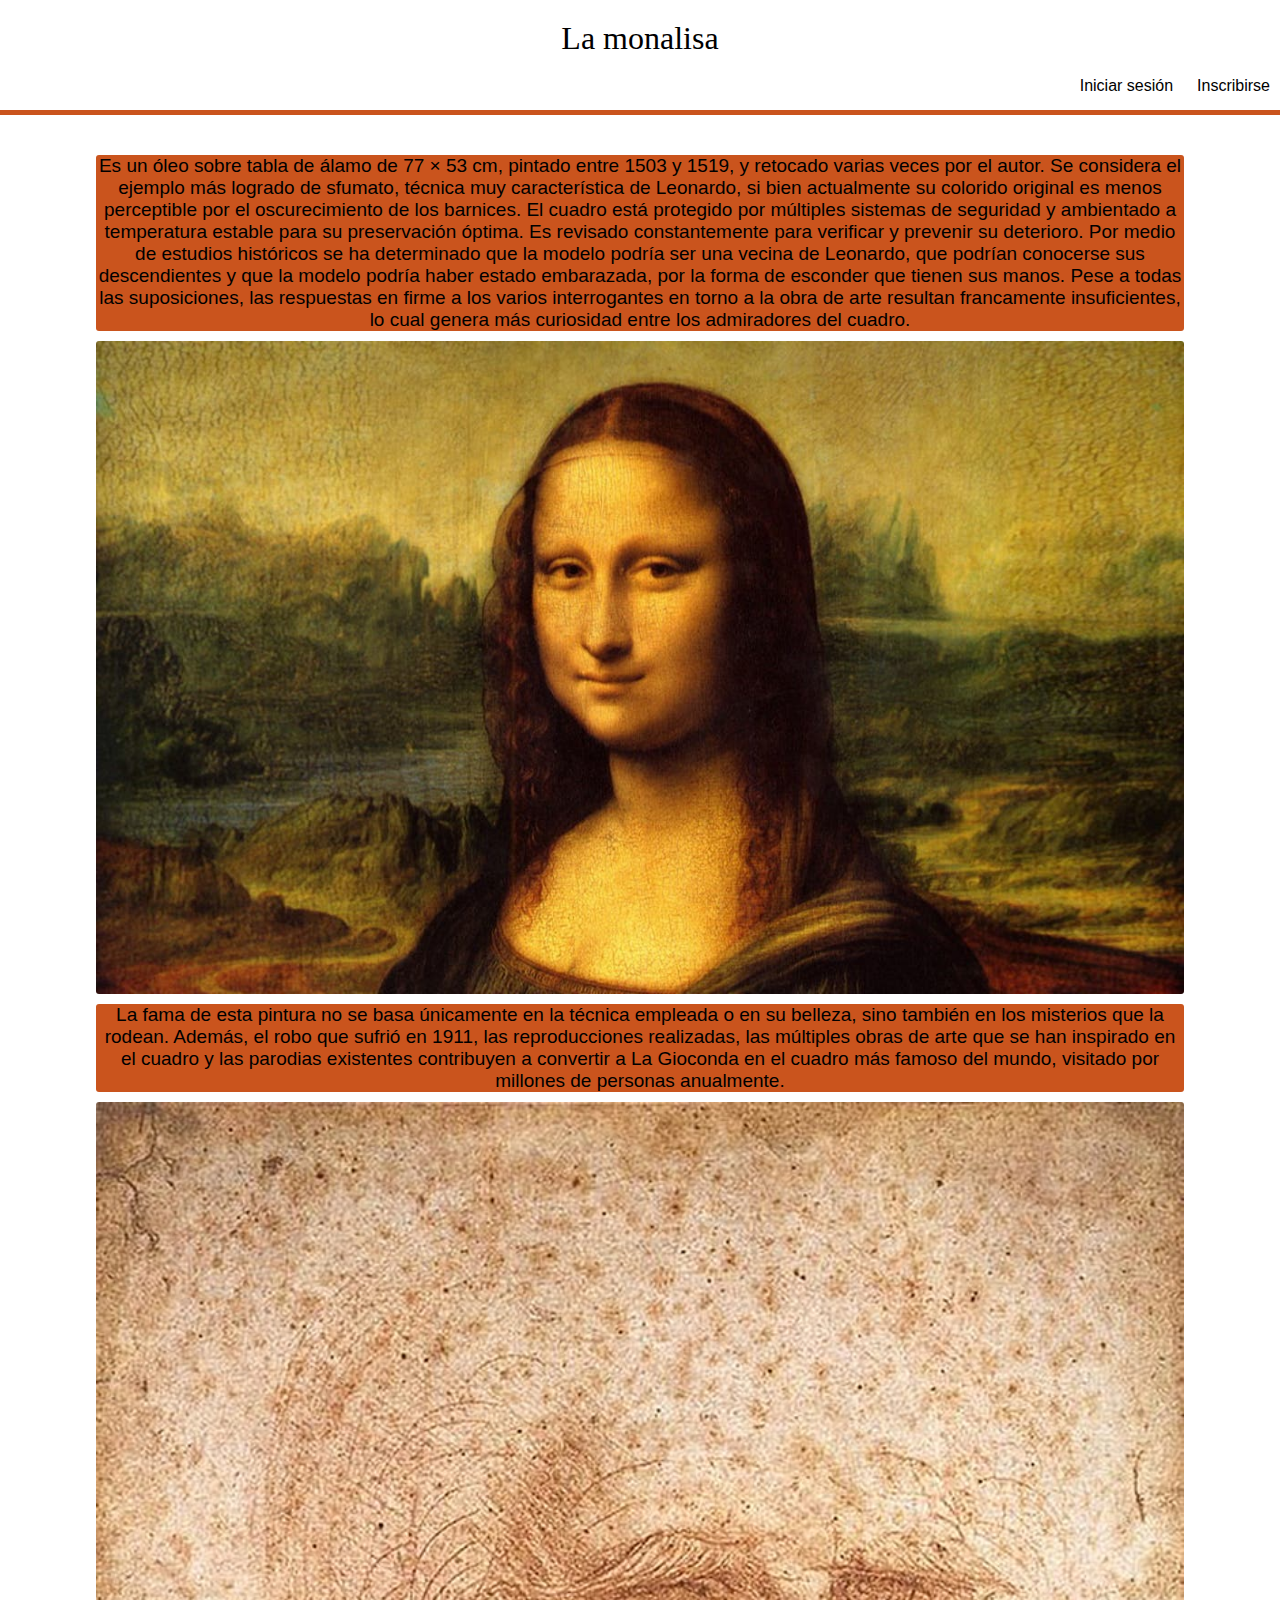
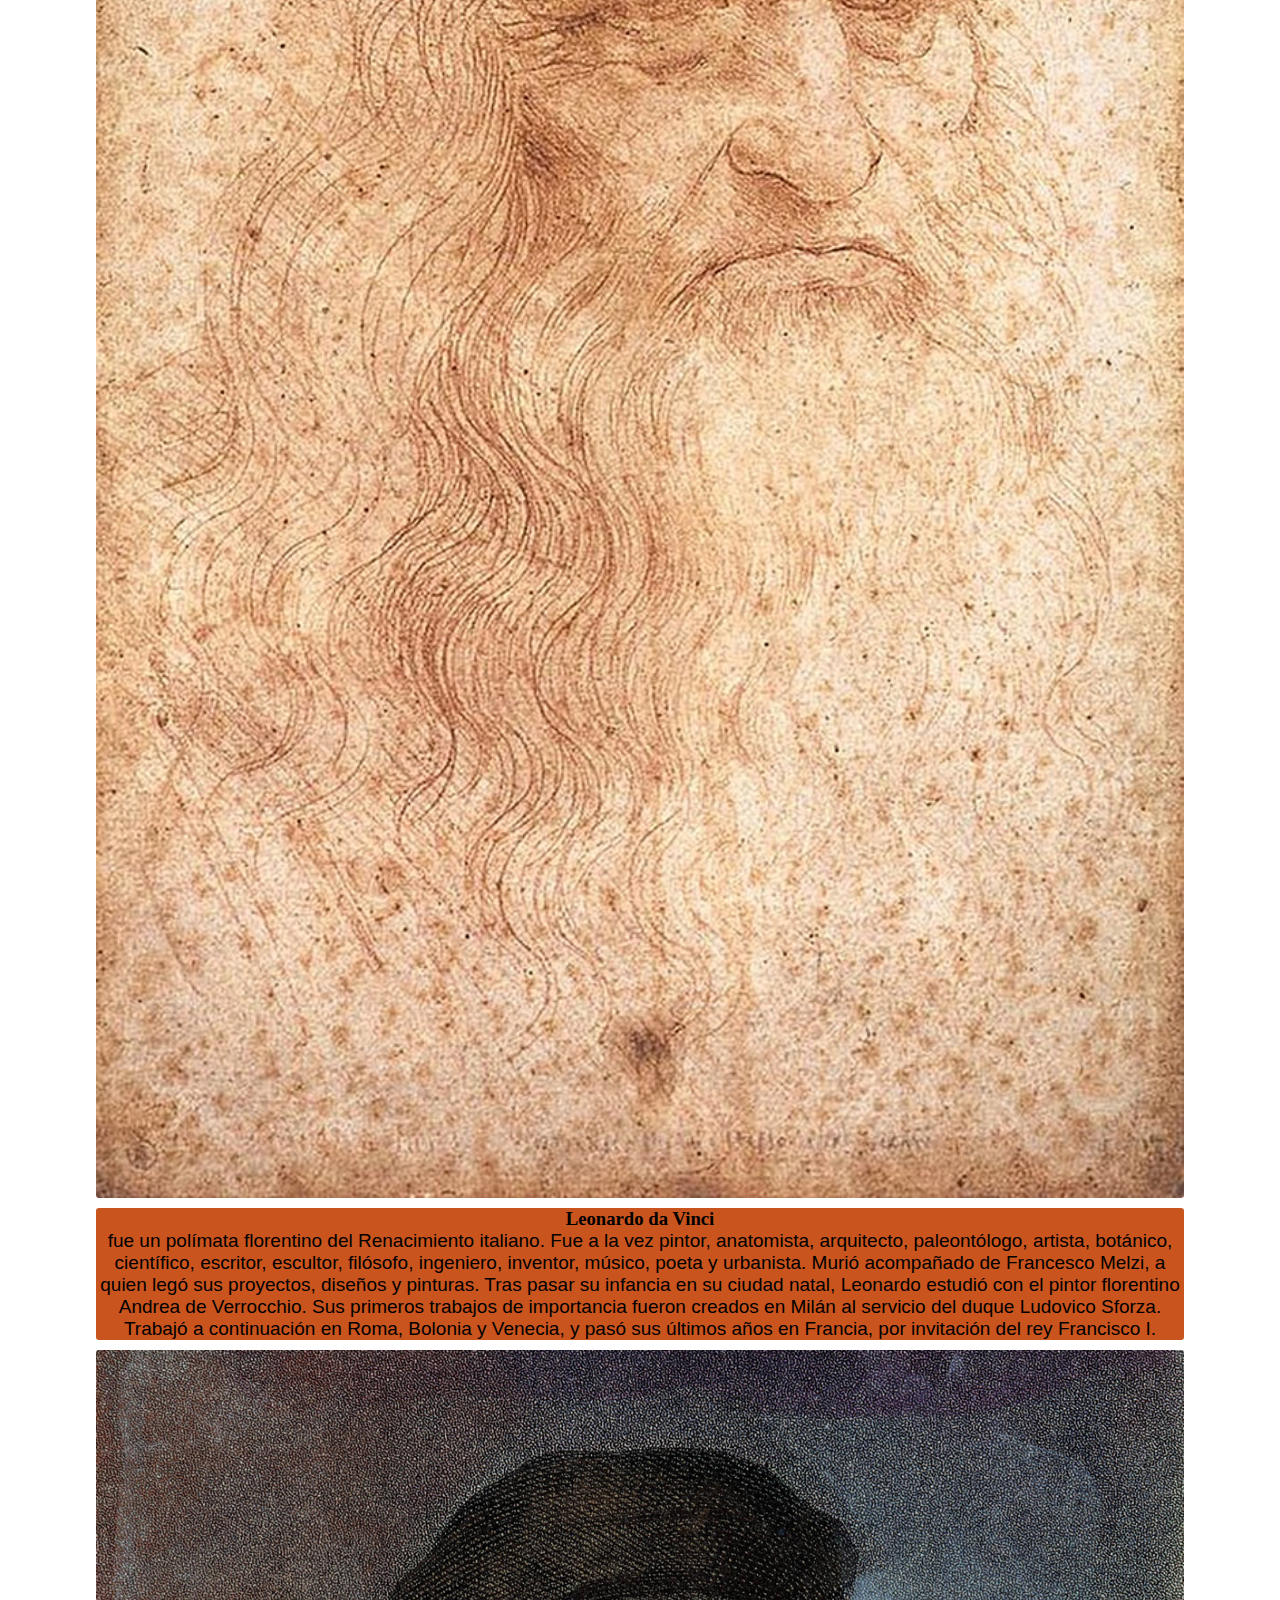
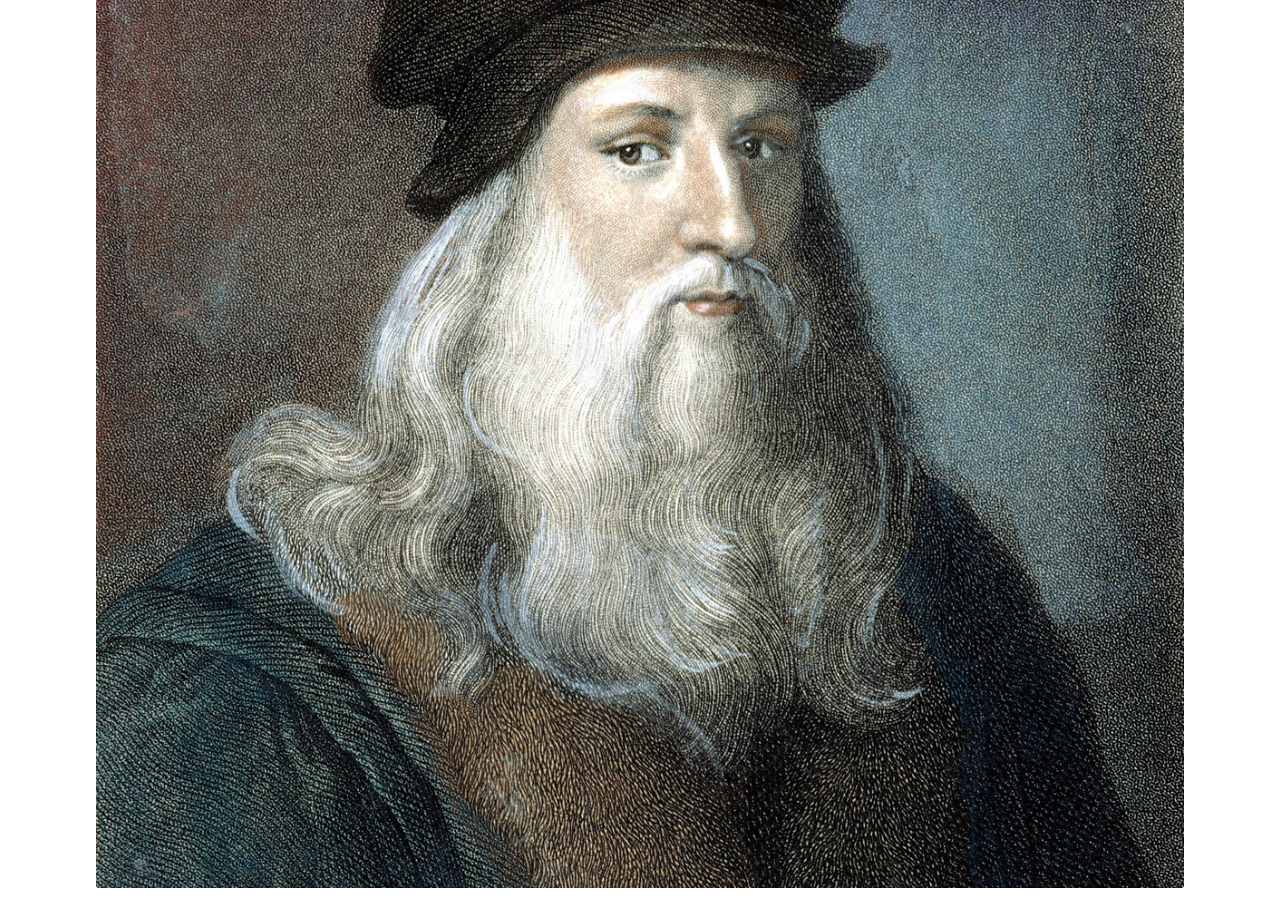
<file: monalisa.html>
<!DOCTYPE html>
<html lang="en">

<head>
    <meta charset="UTF-8">
    <meta http-equiv="X-UA-Compatible" content="IE=edge">
    <meta name="viewport" content="width=device-width, initial-scale=1.0">
    <title>La Monalisa</title>
    <link rel="stylesheet" href="css/santuario.css">
</head>

<body>
    <header>
        <h1>La monalisa</h1>
        <nav>
            <li><a href="login.html" class="login">Iniciar sesión</a></li>
            <li><a href="registro.html" class="login">Inscribirse</a></li>
        </nav>
    </header>
    <div>
        <div class="linea"></div>
        <div class="parrafo">
            <p class="parrafos">
                Es un óleo sobre tabla de álamo de 77 × 53 cm, pintado entre 1503 y 1519, y retocado varias veces por
                el autor. Se considera el ejemplo más logrado de sfumato, técnica muy característica de Leonardo, si
                bien actualmente su colorido original es menos perceptible por el oscurecimiento de los barnices. El
                cuadro está protegido por múltiples sistemas de seguridad y ambientado a temperatura estable para su
                preservación óptima.​ Es revisado constantemente para verificar y prevenir su deterioro.

                Por medio de estudios históricos se ha determinado que la modelo podría ser una vecina de Leonardo, que
                podrían conocerse sus descendientes y que la modelo podría haber estado embarazada, por la forma de
                esconder que tienen sus manos. Pese a todas las suposiciones, las respuestas en firme a los varios
                interrogantes en torno a la obra de arte resultan francamente insuficientes, lo cual genera más
                curiosidad entre los admiradores del cuadro.
            </p>
        </div>
        <img src="img/monalisa.jpg" alt="">
        <div class="parrafo">
            <p class="parrafos">
                La fama de esta pintura no se basa únicamente en la técnica empleada o en su belleza, sino también en
                los misterios que la rodean. Además, el robo que sufrió en 1911, las reproducciones realizadas, las
                múltiples obras de arte que se han inspirado en el cuadro y las parodias existentes contribuyen a
                convertir a La Gioconda en el cuadro más famoso del mundo, visitado por millones de personas
                anualmente.
            </p>
        </div>
        <img src="img/monalisa(1).jpg" alt="">
        <div class="parrafo">
            <h3>Leonardo da Vinci</h3>
            <p class="parrafos">
                fue un polímata florentino del Renacimiento italiano. Fue a la vez pintor, anatomista, arquitecto,
                paleontólogo, artista, botánico, científico, escritor, escultor, filósofo, ingeniero, inventor,
                músico, poeta y urbanista. Murió acompañado de Francesco Melzi, a quien legó sus proyectos, diseños y
                pinturas. Tras pasar su infancia en su ciudad natal, Leonardo estudió con el pintor florentino Andrea
                de Verrocchio. Sus primeros trabajos de importancia fueron creados en Milán al servicio del duque
                Ludovico Sforza. Trabajó a continuación en Roma, Bolonia y Venecia, y pasó sus últimos años en Francia,
                por invitación del rey Francisco I.
            </p>
        </div>
        <img src="img/monalisa(2).jpg" alt="">

    </div>
</body>

</html>
</file>
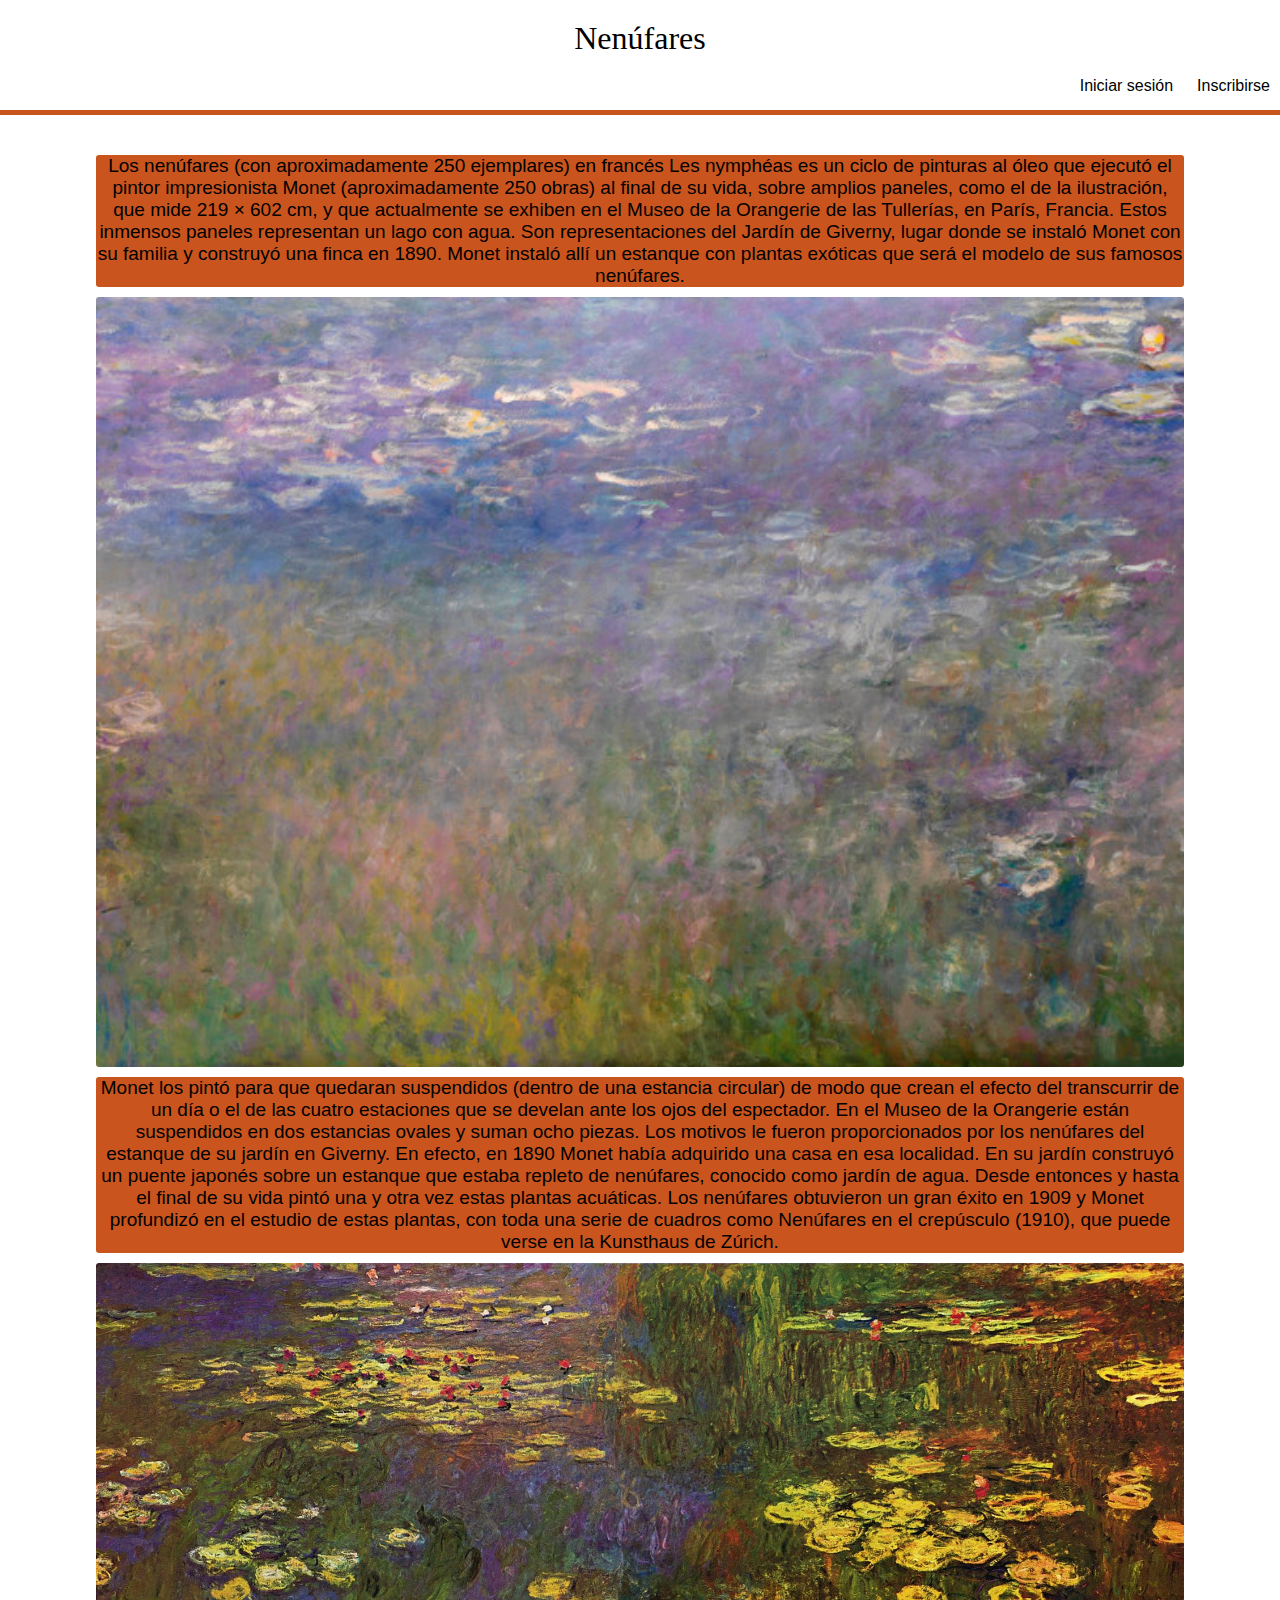
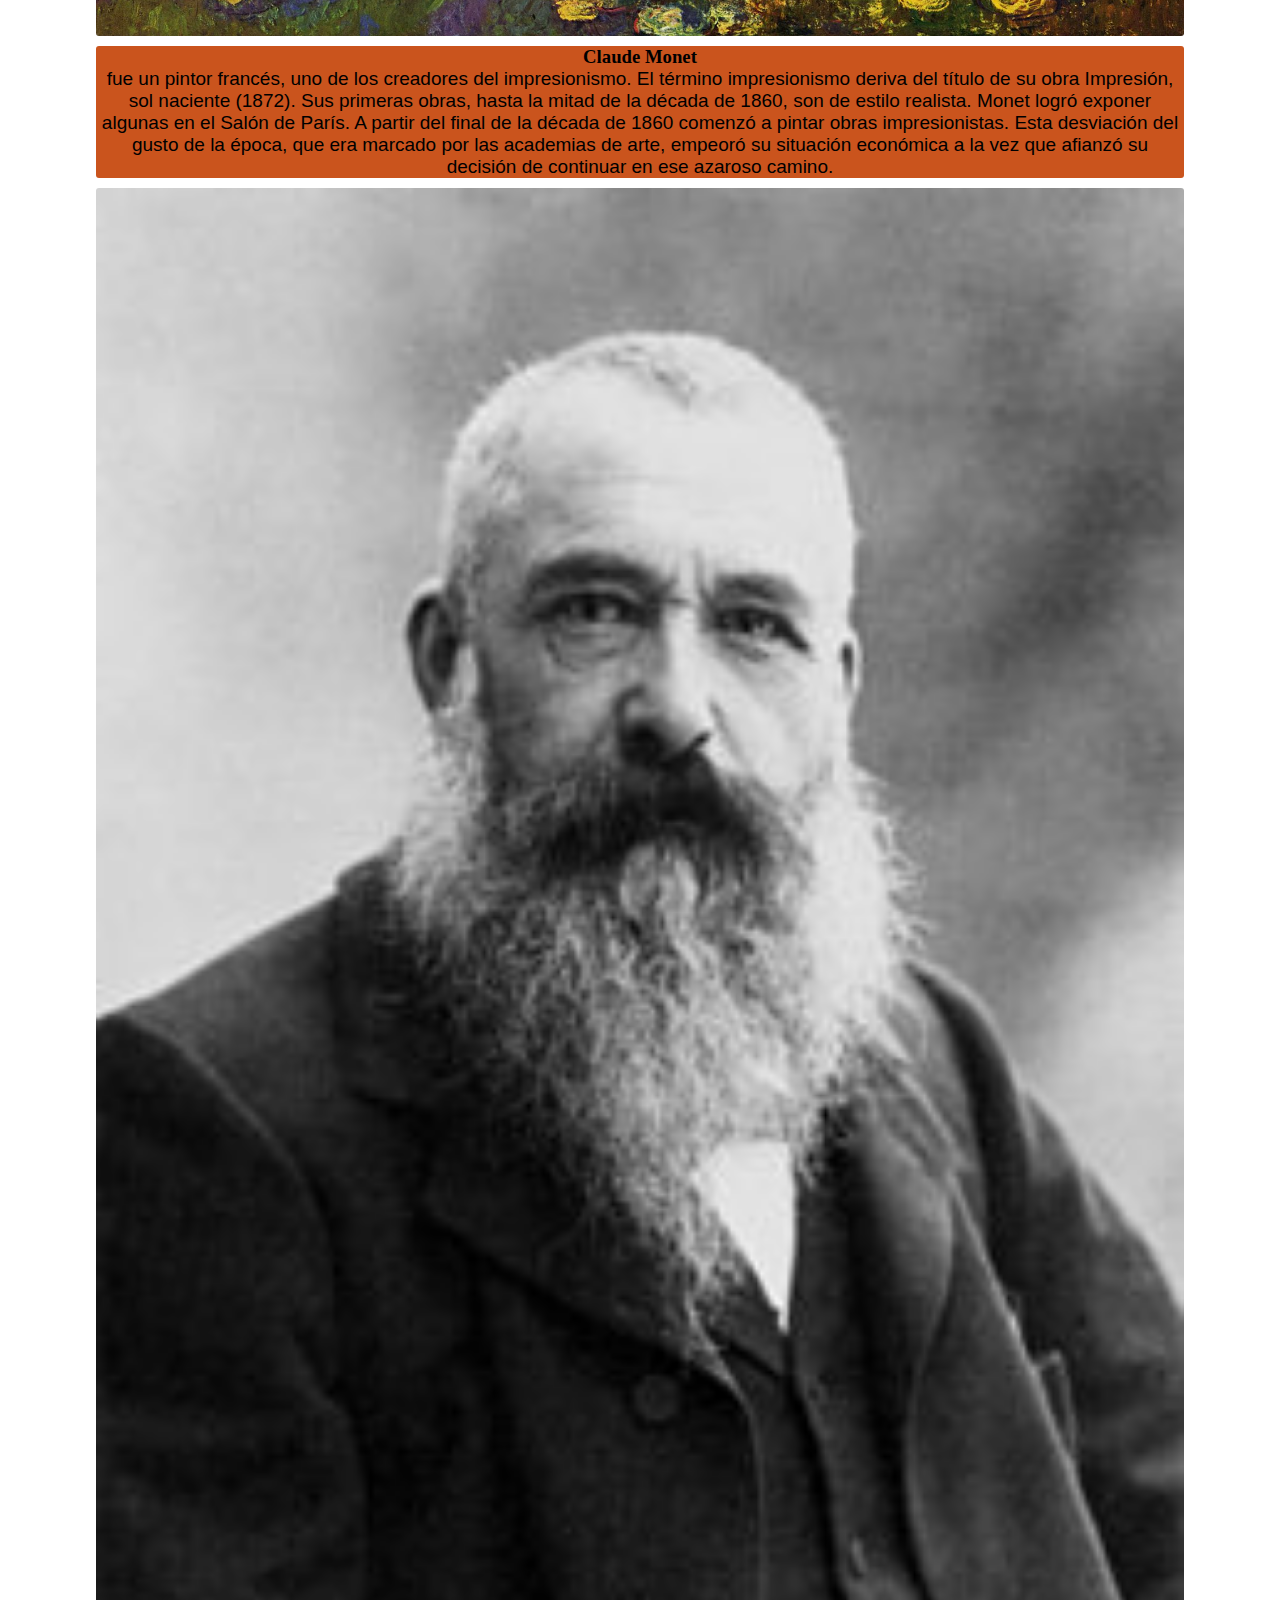
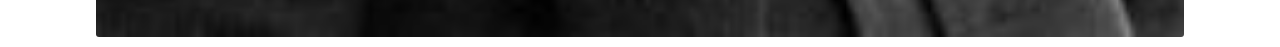
<file: nenufares.html>
<!DOCTYPE html>
<html lang="en">

<head>
    <meta charset="UTF-8">
    <meta http-equiv="X-UA-Compatible" content="IE=edge">
    <meta name="viewport" content="width=device-width, initial-scale=1.0">
    <title>Nenúfares</title>
    <link rel="stylesheet" href="css/santuario.css">
</head>

<body>
    <header>
        <h1>Nenúfares</h1>
        <nav>
            <li><a href="login.html" class="login">Iniciar sesión</a></li>
            <li><a href="registro.html" class="login">Inscribirse</a></li>
        </nav>
    </header>
    <div>
        <div class="linea"></div>
        <div class="parrafo">
            <p class="parrafos">
                Los nenúfares (con aproximadamente 250 ejemplares) en francés Les nymphéas es un ciclo de pinturas al
                óleo que ejecutó el pintor impresionista Monet (aproximadamente 250 obras) al final de su vida, sobre
                amplios paneles, como el de la ilustración, que mide 219 × 602 cm, y que actualmente se exhiben en el
                Museo de la Orangerie de las Tullerías, en París, Francia. Estos inmensos paneles representan un lago
                con agua. Son representaciones del Jardín de Giverny, lugar donde se instaló Monet con su familia y
                construyó una finca en 1890. Monet instaló allí un estanque con plantas exóticas que será el modelo de
                sus famosos nenúfares.
            </p>
        </div>
        <img src="img/nenufares.jpg" alt="">
        <div class="parrafo">
            <p class="parrafos">
                Monet los pintó para que quedaran suspendidos (dentro de una estancia circular) de modo que crean el
                efecto del transcurrir de un día o el de las cuatro estaciones que se develan ante los ojos del
                espectador.

                En el Museo de la Orangerie están suspendidos en dos estancias ovales y suman ocho piezas. Los motivos
                le fueron proporcionados por los nenúfares del estanque de su jardín en Giverny. En efecto, en 1890
                Monet había adquirido una casa en esa localidad. En su jardín construyó un puente japonés sobre un
                estanque que estaba repleto de nenúfares, conocido como jardín de agua. Desde entonces y hasta el
                final de su vida pintó una y otra vez estas plantas acuáticas. Los nenúfares obtuvieron un gran éxito en
                1909 y Monet profundizó en el estudio de estas plantas, con toda una serie de cuadros como Nenúfares en
                el crepúsculo (1910), que puede verse en la Kunsthaus de Zúrich.
            </p>
        </div>
        <img src="img/nenufares(1).jpg" alt="">
        <div class="parrafo">
            <h3>Claude Monet</h3>
            <p class="parrafos">
                fue un pintor francés, uno de los creadores del impresionismo. El término impresionismo deriva del
                título de su obra Impresión, sol naciente (1872).

                Sus primeras obras, hasta la mitad de la década de 1860, son de estilo realista. Monet logró exponer
                algunas en el Salón de París. A partir del final de la década de 1860 comenzó a pintar obras
                impresionistas. Esta desviación del gusto de la época, que era marcado por las academias de arte,
                empeoró su situación económica a la vez que afianzó su decisión de continuar en ese azaroso camino.
            </p>
        </div>
        <img src="img/nenufares(2).jpg" alt="">

    </div>
</body>

</html>
</file>
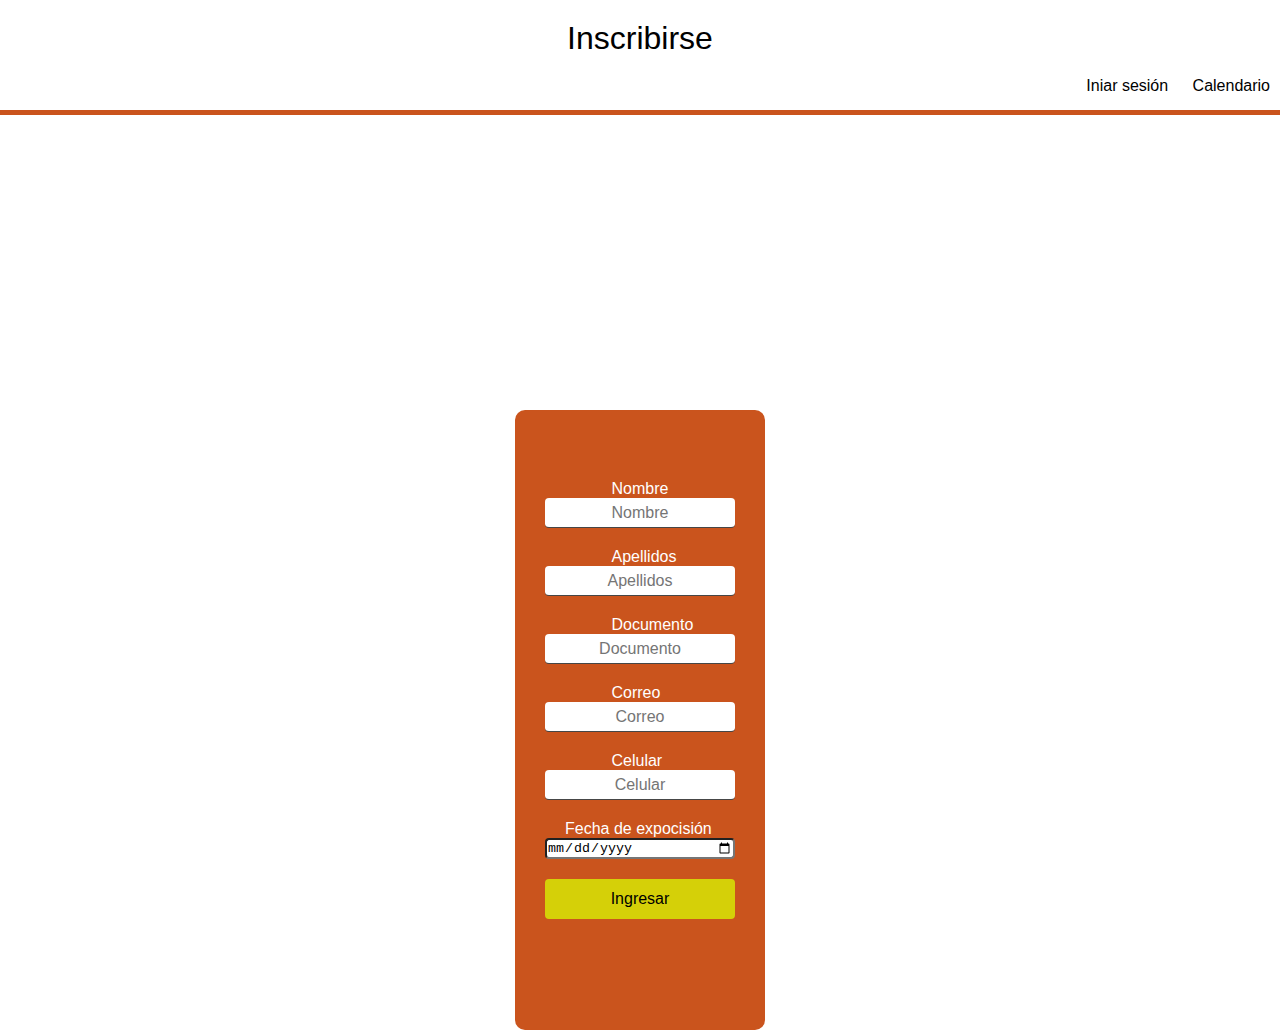
<file: registro.html>
<!DOCTYPE html>
<html lang="en">

<head>
    <meta charset="UTF-8">
    <meta http-equiv="X-UA-Compatible" content="IE=edge">
    <meta name="viewport" content="width=device-width, initial-scale=1.0">
    <title>Inscribirse</title>
    <link rel="stylesheet" href="css/santuario.css">
    <link rel="stylesheet" href="css/registro.css">
</head>

<body>
    <header>
        <h1>Inscribirse</h1>
        <nav>
            <li><a href="login.html" class="login">Iniar sesión</a></li>
            <li><a href="calendario.html" class="login">Calendario</a></li>
        </nav>
    </header>
    <div class="linea"></div>
    <div class="logins">
        <form action="">
            <label for="">Nombre</label>
            <input type="text" placeholder="Nombre">
            <label for="">Apellidos</label>
            <input type="text" placeholder="Apellidos">
            <label for="">Documento</label>
            <input type="text" placeholder="Documento">
            <label for="">Correo</label>
            <input type="text" placeholder="Correo">
            <label for="">Celular</label>
            <input type="text" placeholder="Celular">
            <label for="" class="fecha">Fecha de expocisión</label>
            <input type="date" placeholder="Fecha de expocisión">
            <input type="submit" value="Ingresar">
        </form>
    </div>
</body>

</html>
</file>
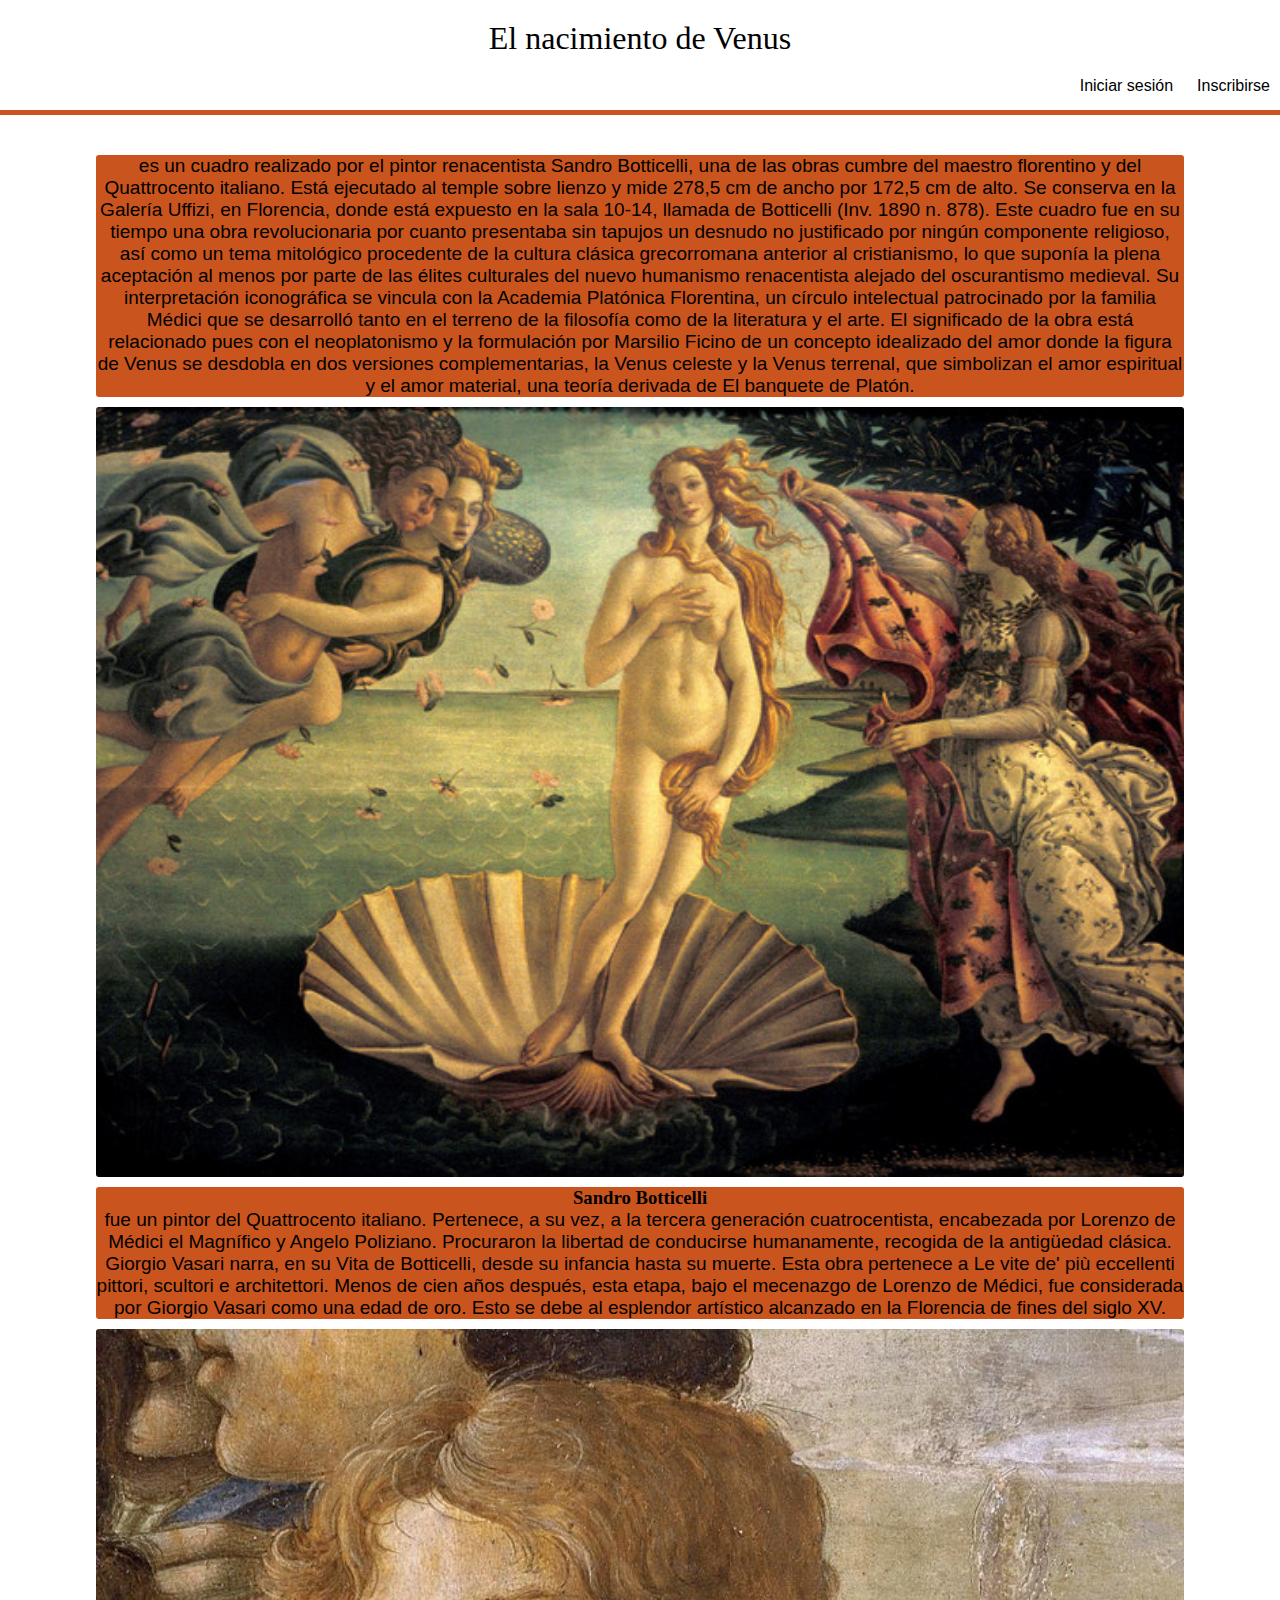
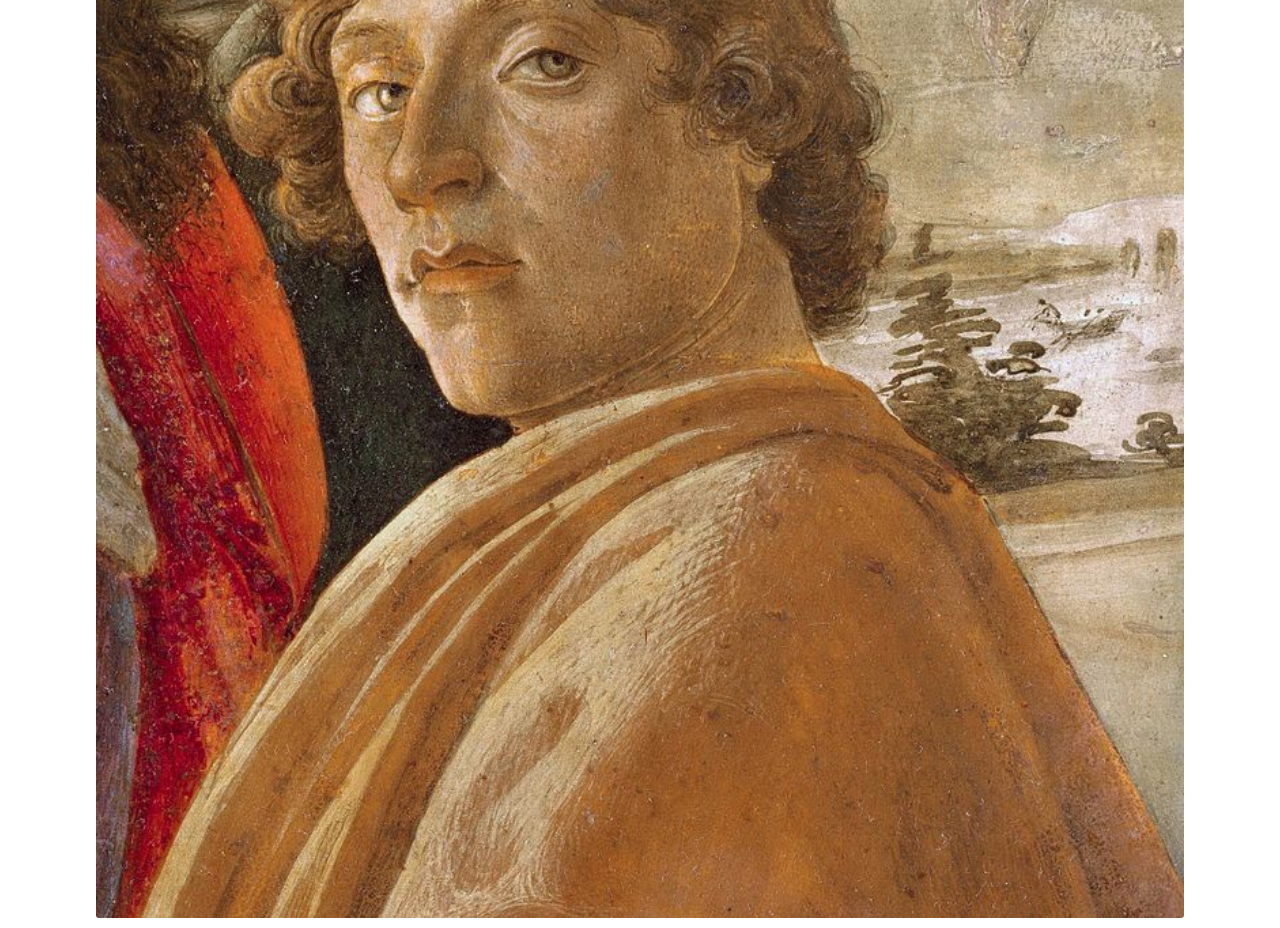
<file: venus.html>
<!DOCTYPE html>
<html lang="en">

<head>
    <meta charset="UTF-8">
    <meta http-equiv="X-UA-Compatible" content="IE=edge">
    <meta name="viewport" content="width=device-width, initial-scale=1.0">
    <title>El nacimineto Venus</title>
    <link rel="stylesheet" href="css/santuario.css">
</head>

<body>
    <header>
        <h1>El nacimiento de Venus</h1>
        <nav>
            <li><a href="login.html" class="login">Iniciar sesión</a></li>
            <li><a href="registro.html" class="login">Inscribirse</a></li>
        </nav>
    </header>
    <div>
        <div class="linea"></div>
        <div class="parrafo">
            <p class="parrafos">
                es un cuadro realizado por el pintor renacentista Sandro Botticelli, una de las obras cumbre del maestro
                florentino y del Quattrocento italiano. Está ejecutado al temple sobre lienzo y mide 278,5 cm de ancho
                por 172,5 cm de alto. Se conserva en la Galería Uffizi, en Florencia, donde está expuesto en la sala
                10-14, llamada de Botticelli (Inv. 1890 n. 878).
                Este cuadro fue en su tiempo una obra revolucionaria por cuanto presentaba sin tapujos un desnudo no
                justificado por ningún componente religioso, así como un tema mitológico procedente de la cultura
                clásica grecorromana anterior al cristianismo, lo que suponía la plena aceptación al menos por parte de
                las élites culturales del nuevo humanismo renacentista alejado del oscurantismo medieval. Su
                interpretación iconográfica se vincula con la Academia Platónica Florentina, un círculo intelectual
                patrocinado por la familia Médici que se desarrolló tanto en el terreno de la filosofía como de la
                literatura y el arte. El significado de la obra está relacionado pues con el neoplatonismo y la
                formulación por Marsilio Ficino de un concepto idealizado del amor donde la figura de Venus se desdobla
                en dos versiones complementarias, la Venus celeste y la Venus terrenal, que simbolizan el amor
                espiritual y el amor material, una teoría derivada de El banquete de Platón.
            </p>
        </div>
        <img src="img/nacimiento venus.jpg" alt="">
        <div class="parrafo">
            <h3>Sandro Botticelli</h3>
            <p class="parrafos">
                fue un pintor del Quattrocento italiano. Pertenece, a su vez, a la tercera generación cuatrocentista,
                encabezada por Lorenzo de Médici el Magnífico y Angelo Poliziano. Procuraron la libertad de conducirse
                humanamente, recogida de la antigüedad clásica. Giorgio Vasari narra, en su Vita de Botticelli, desde
                su infancia hasta su muerte. Esta obra pertenece a Le vite de' più eccellenti pittori, scultori e
                architettori. Menos de cien años después, esta etapa, bajo el mecenazgo de Lorenzo de Médici, fue
                considerada por Giorgio Vasari como una edad de oro. Esto se debe al esplendor artístico alcanzado en
                la Florencia de fines del siglo XV.
            </p>
        </div>
        <img src="img/nacimiento venus(1).jpg" alt="">

    </div>
</body>

</html>
</file>
<file: css/estilos.css>
*{
    margin:0;
    padding: 0;
    box-sizing: border-box;
}

header{
    height: 20%;
}

.login{
    text-decoration: none;
    color:#000000;
    font-family: sans-serif;
    font-weight: 300;
}

nav{
    position: relative;
    text-align: right;
    margin:20px 0 15px 0;
}

li{
    display: inline;
    margin: 10px;
}

.galeria{
    font-family: 'open sans';
}

h1{
    text-align: center;
    margin:20px 0 15px 0;
    font-weight: 300;
}

.linea{
    border-top: 5px solid #ca541d;
    margin-bottom: 40px;
}

.contenedor-imagenes{
    display:flex;
    width: 85%;
    margin: auto;
    justify-content: space-around;
    flex-wrap: wrap;
    border-radius:3px;
}

.contenedor-imagenes .imagen{
    width: 32%;
    position: relative;
    height:250px;
    margin-bottom:5px;
    box-shadow: 0px 0px 3px 0px rgba(0, 0, 0, .75)
}
.imagen img{
    width: 100%;
    height:100%;
    object-fit: cover;
}

.overlay{
    position: absolute;
    bottom: 0;
    left: 0;
    background:#ca541db6 ;
    width: 100%;
    height: 0;
    overflow: hidden;
    transition: .5s ease;
}

.overlay h2{
    color: #fff;
    font-weight: 300;
    font-size:30px;
    position: absolute;
    top: 50%;
    left:50%;
    text-align: center;
    transform: translate(-50%, -50%);
}

.imagen:hover .overlay{
    height:100%;
    cursor: pointer;
}

@media screen and (max-width:1000px){
    .contenedor-imagenes{
        width: 95%;
    }
}

@media screen and (max-width:700px){
    .contenedor-imagenes{
        width: 90%;
    }
    .contenedor-imagenes .imagen{
        width: 48%;
    }
}

@media screen and (max-width:450px){
    h1{
        font-size:22px;
    }
    .contenedor-imagenes{
        width: 98%;
    }
    .contenedor-imagenes .imagen{
        width: 80%;
    }
}
</file>
<file: css/santuario.css>
* {
    margin: 0;
    padding: 0;
    box-sizing: border-box;
}

header {
    height: 20%;
}

.login {
    text-decoration: none;
    color: #000000;
    font-family: sans-serif;
    font-weight: 300;
}

nav {
    position: relative;
    text-align: right;
    margin: 20px 0 15px 0;
}

li {
    display: inline;
    margin: 10px;
}

h1 {
    text-align: center;
    margin: 20px 0 15px 0;
    font-weight: 300;
}

.linea {
    border-top: 5px solid #ca541d;
    margin-bottom: 40px;
}

.parrafo{
    display:flex;
    width: 85%;
    margin: auto;
    justify-content: space-around;
    flex-wrap: wrap;
    border-radius:3px;
    background-color: #ca541d;
}

.parrafos{
    text-align: center;
    font-weight: 300;
    font-size: 19px;
    font-family: sans-serif;
}

img{
    display:flex;
    width: 85%;
    margin: auto;
    margin-block:10px;
    justify-content: space-around;
    flex-wrap: wrap;
    border-radius:3px;
}
</file>
<file: css/calendario.css>
ol{
    list-style: none;
    display: grid;
    grid-template-columns: repeat(7, 1fr);
    padding: 0;
}
.calendario{
    text-align: center;
    width: 300px;
    margin-left: 5%;
}
.lado{
    display: flex;
    margin: 50px;
}
li{
    text-align: right;
}
.empieza{
    grid-column-start: 5;
}
.semana{
    background: #ca541d;
    font-weight: bold;
    text-align: center;
}
.exp{
    background: #ca541d;
}
a{
    text-decoration: none;
    color: rgb(13, 35, 233);
}
.parr{
    display: flexbox;
}
.emp{
    grid-column-start: 2;
}
.marzo{
    margin-left: 40%;
    width: 15%;
}
.inscri{
    margin-left: 30%;
}
p{
    text-align: center;
    background: local #ca541d;
    border-radius: 5px;
}
@media screen and (max-width:1000px){
    .lado{
        display: block;
        margin: 50px;
    }
    .marzo{
        width: 50%;
        margin-left: 20%;
    }
}
@media screen and (max-width:400px){
    .calendario{
        width: 300px;
        margin: 0;
    }
    .lado{
        display: block;
        margin: 0;
    }
    .marzo{
        width: 50%;
        margin-left: 20%;
    }
    li{
        text-align: right;
        width: 10px;
    }
    .exp{
        width: 20px;
        text-align: center;
        background: #ca541d;
    }
    .semana{
        background: #ca541d;
        width: 20px;
        font-weight: bold;
        text-align: center;
    }
}
</file>
<file: css/login.css>
body{
    margin: 0;
    padding: 0;
    font-family: sans-serif;
}
.logins{
    width: 250px;
    height: 320px;
    top: 50%;
    left: 50%;
    position: absolute;
    transform: translate(-50%,-50%);
    box-sizing: border-box;
    padding: 70px 30px;
    background-color: #ca541d;
    border-radius: 10px;
}
input{
    width: 100%;
    margin-bottom: 20px;
    border-radius: 4px;
}
.logins input[type="text"],
.logins input[type="password"]{
    border: none;
    border-bottom: 1px solid rgba(0, 0, 0, 0.726);
    outline: none;
    height: 30px;
    font-size: 16px;
    text-align: center;
}
.logins input[type="submit"]{
    border: none;
    outline: none;
    height: 40px;
    font-family: sans-serif;
    font-size: 16px;
    background: rgba(217, 255, 0, 0.726);
}
label{
    color: #fff;
    margin-left: 35%;
}
</file>
<file: css/registro.css>
body{
    margin: 0;
    padding: 0;
    font-family: sans-serif;
}
.logins{
    width: 250px;
    height: 620px;
    top: 80%;
    left: 50%;
    position: absolute;
    transform: translate(-50%,-50%);
    box-sizing: border-box;
    padding: 70px 30px;
    background-color: #ca541d;
    border-radius: 10px;
}
input{
    width: 100%;
    margin-bottom: 20px;
    border-radius: 4px;
}
.logins input[type="text"],
.logins input[type="password"]{
    border: none;
    border-bottom: 1px solid rgba(0, 0, 0, 0.726);
    outline: none;
    height: 30px;
    font-size: 16px;
    text-align: center;
}
.logins input[type="submit"]{
    border: none;
    outline: none;
    height: 40px;
    font-family: sans-serif;
    font-size: 16px;
    background: rgba(217, 255, 0, 0.726);
}
label{
    color: #fff;
    margin-left: 35%;
}
.fecha{
    margin: 20px;
}
</file>
